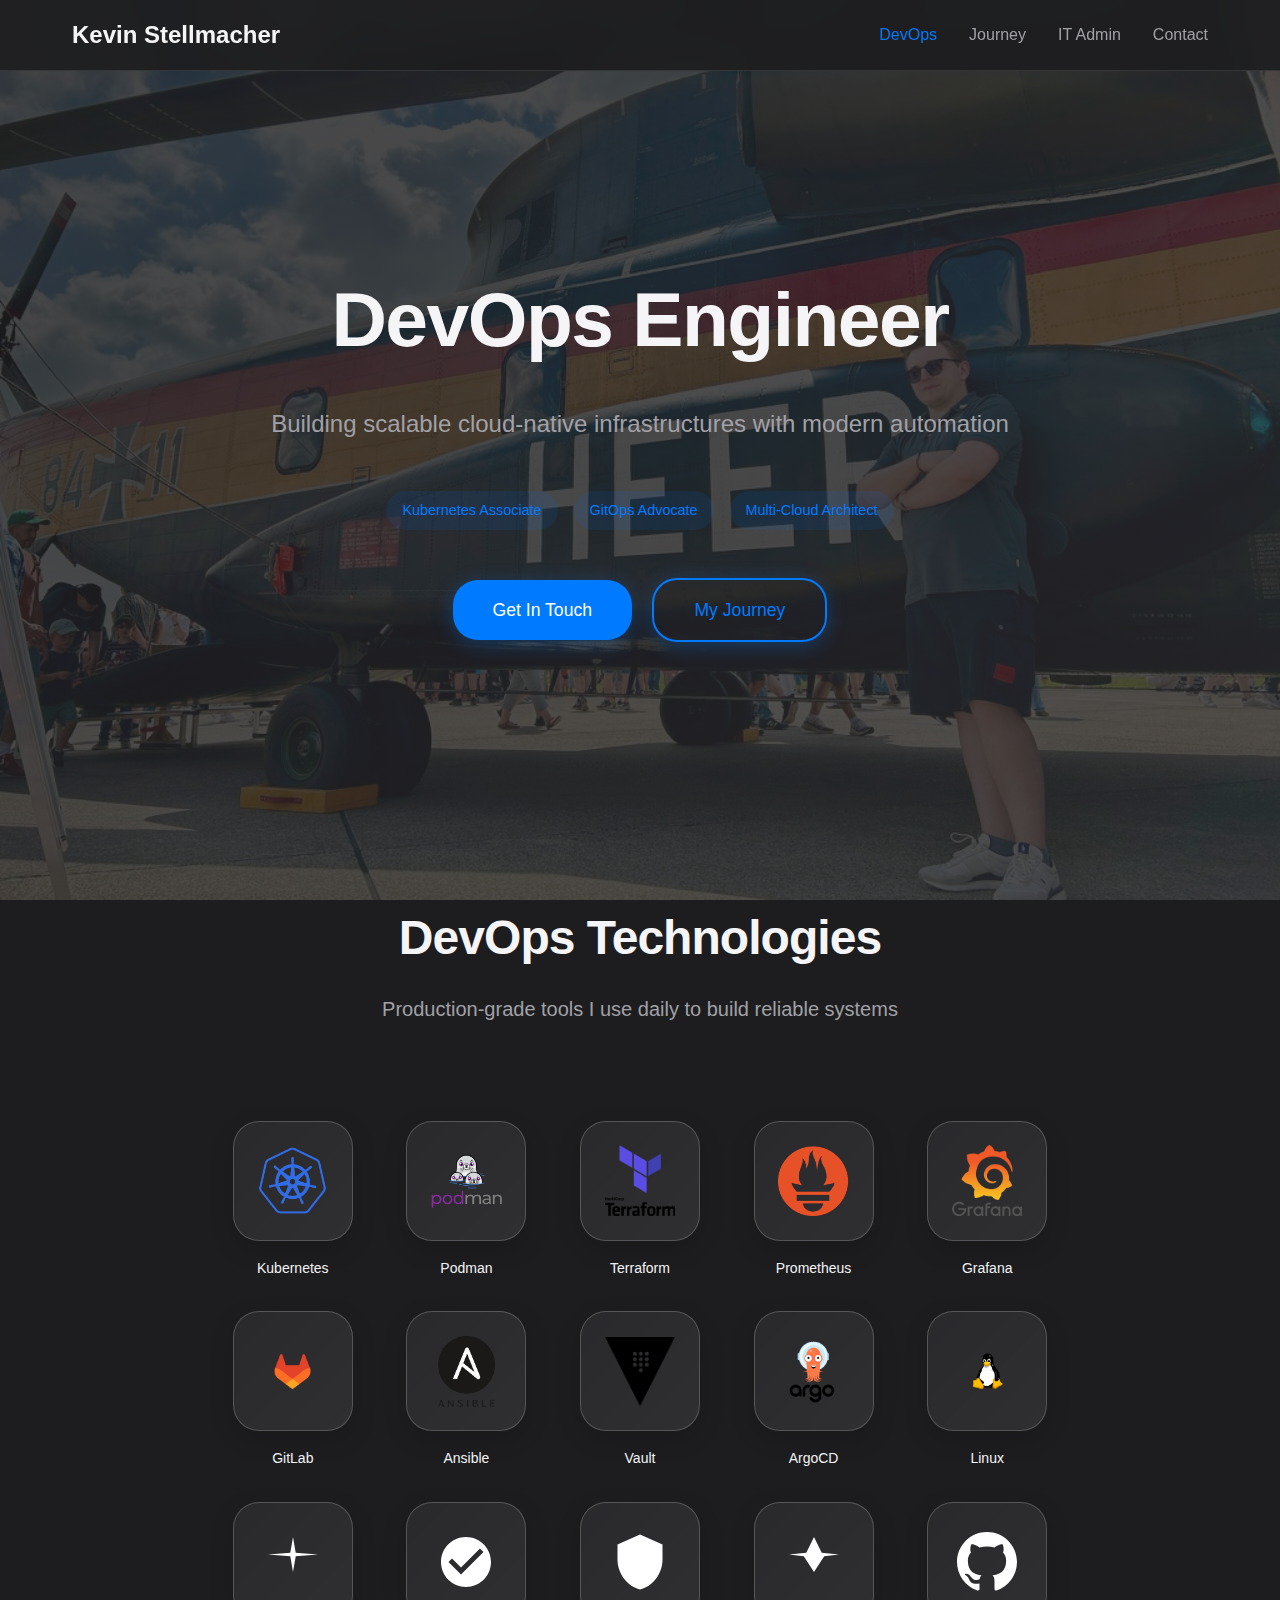
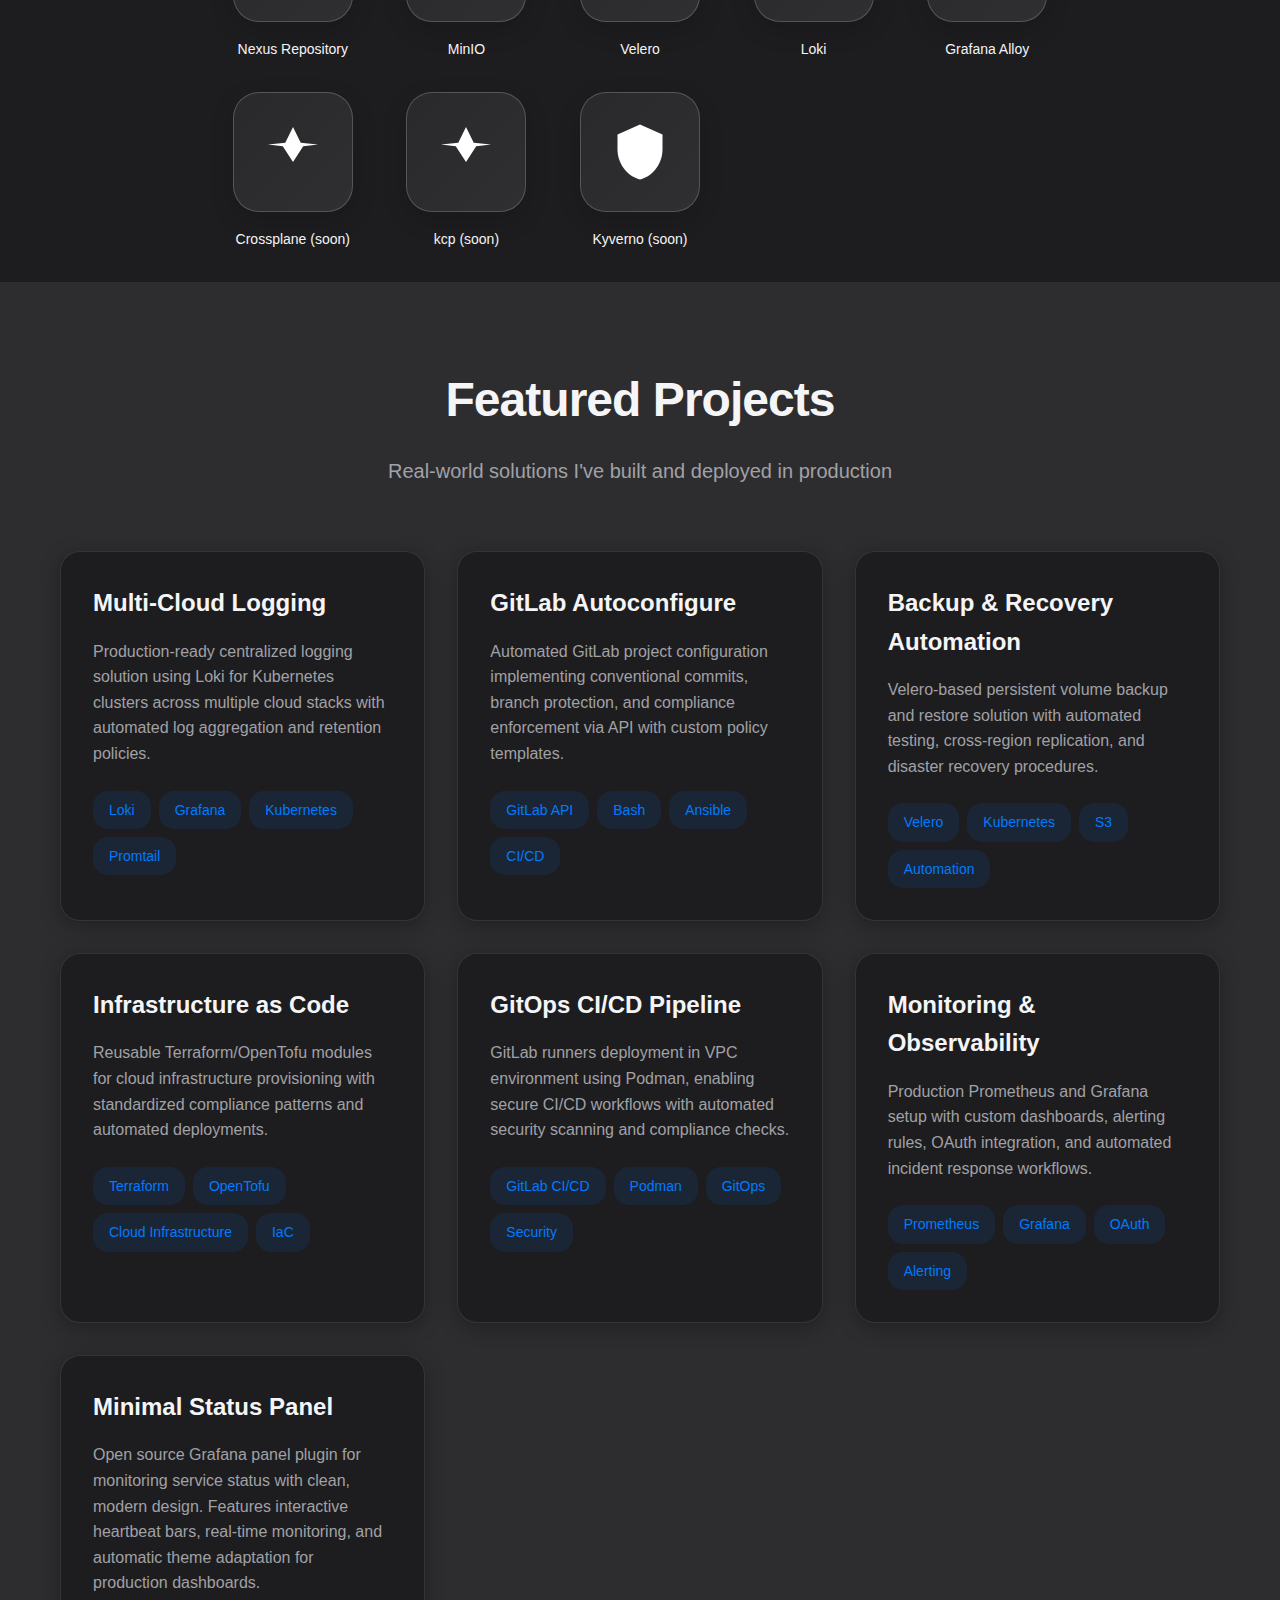
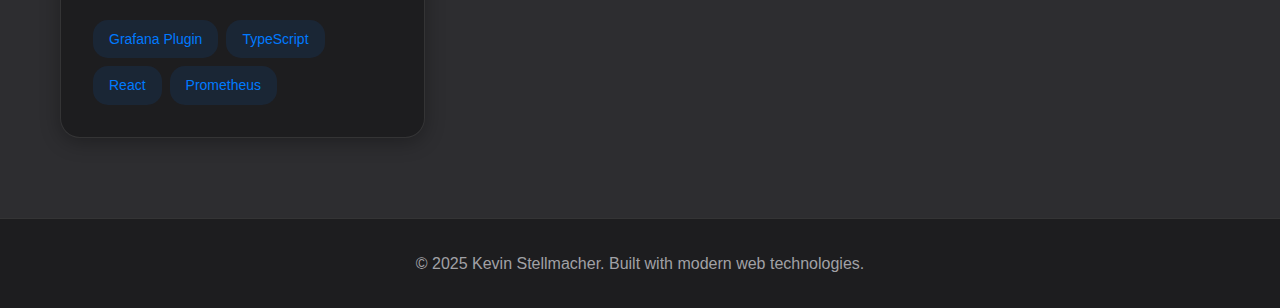
<file: index.html>
<!DOCTYPE html>
<html lang="en">
<head>
    <meta charset="UTF-8">
    <meta name="viewport" content="width=device-width, initial-scale=1.0">
    <title>Kevin Stellmacher - DevOps Engineer</title>
    <meta name="description" content="DevOps Engineer specializing in Kubernetes, cloud-native technologies, and infrastructure automation">
    <meta name="keywords" content="DevOps, Kubernetes, Cloud, Infrastructure, Automation, GitOps">
    
    <style>
        * {
            margin: 0;
            padding: 0;
            box-sizing: border-box;
        }

        body {
            font-family: -apple-system, BlinkMacSystemFont, 'SF Pro Display', 'Helvetica Neue', Arial, sans-serif;
            line-height: 1.6;
            color: #f5f5f7;
            background: #1d1d1f;
            overflow-x: hidden;
        }

        .container {
            max-width: 1200px;
            margin: 0 auto;
            padding: 0 20px;
        }

        /* Header */
        header {
            position: fixed;
            top: 0;
            width: 100%;
            background: rgba(29, 29, 31, 0.9);
            backdrop-filter: blur(20px);
            -webkit-backdrop-filter: blur(20px);
            z-index: 1000;
            border-bottom: 1px solid rgba(255, 255, 255, 0.1);
        }

        nav {
            display: flex;
            justify-content: space-between;
            align-items: center;
            padding: 1rem 2rem;
            max-width: 1200px;
            margin: 0 auto;
        }

        .logo {
            font-size: 1.5rem;
            font-weight: 600;
            color: #f5f5f7;
            text-decoration: none;
        }

        .nav-links {
            display: flex;
            list-style: none;
            gap: 2rem;
        }

        .nav-links a {
            color: #a1a1a6;
            text-decoration: none;
            font-weight: 400;
            transition: color 0.3s ease;
            position: relative;
        }

        .nav-links a:hover {
            color: #007aff;
        }

        .nav-links a.active {
            color: #007aff;
        }

        /* Hero Section */
        .hero {
            min-height: 100vh;
            display: flex;
            align-items: center;
            justify-content: center;
            text-align: center;
            background: linear-gradient(135deg, rgba(29, 29, 31, 0.8) 0%, rgba(45, 45, 48, 0.8) 100%), url('assets/images/profile/wall.jpeg');
            background-size: cover;
            background-position: center;
            background-attachment: fixed;
            padding-top: 80px;
        }

        .hero-content {
            max-width: 800px;
        }

        .hero h1 {
            font-size: clamp(3rem, 6vw, 5rem);
            font-weight: 700;
            margin-bottom: 1.5rem;
            color: #f5f5f7;
            letter-spacing: -0.02em;
        }

        .hero p {
            font-size: 1.5rem;
            color: #a1a1a6;
            margin-bottom: 3rem;
            font-weight: 400;
        }

        .hero-badges {
            display: flex;
            justify-content: center;
            gap: 1rem;
            margin-bottom: 3rem;
            flex-wrap: wrap;
        }

        .badge {
            background: rgba(0, 122, 255, 0.1);
            color: #007aff;
            padding: 0.5rem 1rem;
            border-radius: 20px;
            font-size: 0.9rem;
            font-weight: 500;
        }

        .cta-button {
            display: inline-block;
            padding: 1rem 2.5rem;
            background: #007aff;
            color: white;
            text-decoration: none;
            border-radius: 25px;
            font-weight: 500;
            font-size: 1.1rem;
            transition: all 0.3s ease;
            box-shadow: 0 4px 20px rgba(0, 122, 255, 0.3);
            margin: 0 0.5rem;
        }

        .cta-button:hover {
            transform: translateY(-2px);
            box-shadow: 0 8px 30px rgba(0, 122, 255, 0.4);
        }

        .cta-button.secondary {
            background: transparent;
            color: #007aff;
            border: 2px solid #007aff;
        }

        /* Sections */
        section {
            padding: 5rem 0;
        }

        .section-title {
            text-align: center;
            font-size: 3rem;
            font-weight: 700;
            margin-bottom: 1rem;
            color: #f5f5f7;
            letter-spacing: -0.02em;
        }

        .section-subtitle {
            text-align: center;
            font-size: 1.25rem;
            color: #a1a1a6;
            margin-bottom: 4rem;
            max-width: 600px;
            margin-left: auto;
            margin-right: auto;
        }

        /* Apps Grid */
        .apps-grid {
            display: grid;
            grid-template-columns: repeat(auto-fit, minmax(120px, 1fr));
            gap: 2rem;
            max-width: 900px;
            margin: 0 auto;
            padding: 2rem;
        }

        .app-icon {
            width: 120px;
            height: 120px;
            border-radius: 26px;
            display: flex;
            align-items: center;
            justify-content: center;
            margin: 0 auto 1rem;
            transition: all 0.3s cubic-bezier(0.25, 0.46, 0.45, 0.94);
            box-shadow: 0 8px 25px rgba(0, 0, 0, 0.15);
            cursor: pointer;
            position: relative;
            overflow: hidden;
        }

        .app-icon:hover {
            transform: translateY(-8px) scale(1.05);
            box-shadow: 0 15px 40px rgba(0, 0, 0, 0.2);
        }
        
        .app-icon img {
            max-width: 60%;
            max-height: 60%;
            object-fit: contain;
        }

        .app-label {
            text-align: center;
            font-size: 0.875rem;
            color: #f5f5f7;
            font-weight: 500;
        }

        /* App Icon Specific Styles */
        .kubernetes { background: linear-gradient(135deg, rgba(45, 45, 48, 0.8), rgba(60, 60, 63, 0.6)); backdrop-filter: blur(20px); -webkit-backdrop-filter: blur(20px); border: 1px solid rgba(255, 255, 255, 0.2); }
        .docker { background: linear-gradient(135deg, rgba(45, 45, 48, 0.8), rgba(60, 60, 63, 0.6)); backdrop-filter: blur(20px); -webkit-backdrop-filter: blur(20px); border: 1px solid rgba(255, 255, 255, 0.2); }
        .terraform { background: linear-gradient(135deg, rgba(45, 45, 48, 0.8), rgba(60, 60, 63, 0.6)); backdrop-filter: blur(20px); -webkit-backdrop-filter: blur(20px); border: 1px solid rgba(255, 255, 255, 0.2); }
        .prometheus { background: linear-gradient(135deg, rgba(45, 45, 48, 0.8), rgba(60, 60, 63, 0.6)); backdrop-filter: blur(20px); -webkit-backdrop-filter: blur(20px); border: 1px solid rgba(255, 255, 255, 0.2); }
        .grafana { background: linear-gradient(135deg, rgba(45, 45, 48, 0.8), rgba(60, 60, 63, 0.6)); backdrop-filter: blur(20px); -webkit-backdrop-filter: blur(20px); border: 1px solid rgba(255, 255, 255, 0.2); }
        .gitlab { background: linear-gradient(135deg, rgba(45, 45, 48, 0.8), rgba(60, 60, 63, 0.6)); backdrop-filter: blur(20px); -webkit-backdrop-filter: blur(20px); border: 1px solid rgba(255, 255, 255, 0.2); }
        .ansible { background: linear-gradient(135deg, rgba(45, 45, 48, 0.8), rgba(60, 60, 63, 0.6)); backdrop-filter: blur(20px); -webkit-backdrop-filter: blur(20px); border: 1px solid rgba(255, 255, 255, 0.2); }
        .vault { background: linear-gradient(135deg, rgba(45, 45, 48, 0.8), rgba(60, 60, 63, 0.6)); backdrop-filter: blur(20px); -webkit-backdrop-filter: blur(20px); border: 1px solid rgba(255, 255, 255, 0.2); }
        .argocd { background: linear-gradient(135deg, rgba(45, 45, 48, 0.8), rgba(60, 60, 63, 0.6)); backdrop-filter: blur(20px); -webkit-backdrop-filter: blur(20px); border: 1px solid rgba(255, 255, 255, 0.2); }
        .linux { background: linear-gradient(135deg, rgba(45, 45, 48, 0.8), rgba(60, 60, 63, 0.6)); backdrop-filter: blur(20px); -webkit-backdrop-filter: blur(20px); border: 1px solid rgba(255, 255, 255, 0.2); }
        .nexus { background: linear-gradient(135deg, rgba(45, 45, 48, 0.8), rgba(60, 60, 63, 0.6)); backdrop-filter: blur(20px); -webkit-backdrop-filter: blur(20px); border: 1px solid rgba(255, 255, 255, 0.2); }
        .minio { background: linear-gradient(135deg, rgba(45, 45, 48, 0.8), rgba(60, 60, 63, 0.6)); backdrop-filter: blur(20px); -webkit-backdrop-filter: blur(20px); border: 1px solid rgba(255, 255, 255, 0.2); }
        .velero { background: linear-gradient(135deg, rgba(45, 45, 48, 0.8), rgba(60, 60, 63, 0.6)); backdrop-filter: blur(20px); -webkit-backdrop-filter: blur(20px); border: 1px solid rgba(255, 255, 255, 0.2); }
        .loki { background: linear-gradient(135deg, rgba(45, 45, 48, 0.8), rgba(60, 60, 63, 0.6)); backdrop-filter: blur(20px); -webkit-backdrop-filter: blur(20px); border: 1px solid rgba(255, 255, 255, 0.2); }
        .alloy { background: linear-gradient(135deg, rgba(45, 45, 48, 0.8), rgba(60, 60, 63, 0.6)); backdrop-filter: blur(20px); -webkit-backdrop-filter: blur(20px); border: 1px solid rgba(255, 255, 255, 0.2); }
        .crossplane { background: linear-gradient(135deg, rgba(45, 45, 48, 0.8), rgba(60, 60, 63, 0.6)); backdrop-filter: blur(20px); -webkit-backdrop-filter: blur(20px); border: 1px solid rgba(255, 255, 255, 0.2); }
        .kcp { background: linear-gradient(135deg, rgba(45, 45, 48, 0.8), rgba(60, 60, 63, 0.6)); backdrop-filter: blur(20px); -webkit-backdrop-filter: blur(20px); border: 1px solid rgba(255, 255, 255, 0.2); }
        .kyverno { background: linear-gradient(135deg, rgba(45, 45, 48, 0.8), rgba(60, 60, 63, 0.6)); backdrop-filter: blur(20px); -webkit-backdrop-filter: blur(20px); border: 1px solid rgba(255, 255, 255, 0.2); }

        .app-icon svg {
            width: 60px;
            height: 60px;
            fill: white;
        }

        /* Projects */
        .projects {
            background: #2d2d30;
        }

        .projects-grid {
            display: grid;
            grid-template-columns: repeat(auto-fit, minmax(350px, 1fr));
            gap: 2rem;
        }

        .project-card {
            background: #1d1d1f;
            border-radius: 20px;
            padding: 2rem;
            box-shadow: 0 4px 20px rgba(0, 0, 0, 0.3);
            transition: all 0.3s ease;
            border: 1px solid rgba(255, 255, 255, 0.1);
        }

        .project-card:hover {
            transform: translateY(-5px);
            box-shadow: 0 15px 40px rgba(0, 0, 0, 0.4);
            background: #2d2d30;
        }

        .project-title {
            font-size: 1.5rem;
            font-weight: 600;
            color: #f5f5f7;
            margin-bottom: 1rem;
        }

        .project-description {
            color: #a1a1a6;
            margin-bottom: 1.5rem;
            line-height: 1.6;
        }

        .project-tech {
            display: flex;
            flex-wrap: wrap;
            gap: 0.5rem;
        }

        .tech-tag {
            background: rgba(0, 122, 255, 0.1);
            color: #007aff;
            padding: 0.5rem 1rem;
            border-radius: 15px;
            font-size: 0.875rem;
            font-weight: 500;
        }

        /* Footer */
        footer {
            background: #1d1d1f;
            padding: 2rem 0;
            text-align: center;
            color: #a1a1a6;
            border-top: 1px solid rgba(255, 255, 255, 0.1);
        }

        /* Responsive */
        @media (max-width: 768px) {
            .nav-links {
                display: none;
            }

            .hero h1 {
                font-size: 2.5rem;
            }

            .hero p {
                font-size: 1.25rem;
            }

            .apps-grid {
                grid-template-columns: repeat(auto-fit, minmax(100px, 1fr));
                gap: 1.5rem;
            }

            .app-icon {
                width: 100px;
                height: 100px;
            }
        }

        /* Animations */
        @keyframes fadeInUp {
            from {
                opacity: 0;
                transform: translateY(30px);
            }
            to {
                opacity: 1;
                transform: translateY(0);
            }
        }

        .fade-in {
            animation: fadeInUp 0.8s cubic-bezier(0.25, 0.46, 0.45, 0.94) forwards;
        }

        @keyframes iconLoad {
            from {
                opacity: 0;
                transform: scale(0.8);
            }
            to {
                opacity: 1;
                transform: scale(1);
            }
        }

        .app-icon {
            animation: iconLoad 0.6s cubic-bezier(0.25, 0.46, 0.45, 0.94) forwards;
        }

        .app-icon:nth-child(1) { animation-delay: 0.1s; }
        .app-icon:nth-child(2) { animation-delay: 0.2s; }
        .app-icon:nth-child(3) { animation-delay: 0.3s; }
        .app-icon:nth-child(4) { animation-delay: 0.4s; }
        .app-icon:nth-child(5) { animation-delay: 0.5s; }
        .app-icon:nth-child(6) { animation-delay: 0.6s; }
    </style>
</head>
<body>
    <header>
        <nav>
            <a href="/" class="logo">Kevin Stellmacher</a>
            <ul class="nav-links">
                <li><a href="https://perseus985.github.io/about-me/" class="active">DevOps</a></li>
                <li><a href="https://perseus985.github.io/about-me/journey.html">Journey</a></li>
                <li><a href="https://perseus985.github.io/about-me/it-admin.html">IT Admin</a></li>
                <li><a href="https://perseus985.github.io/about-me/contact.html">Contact</a></li>
            </ul>
        </nav>
    </header>

    <main>
        <section class="hero">
            <div class="hero-content">
                <h1>DevOps Engineer</h1>
                <p>Building scalable cloud-native infrastructures with modern automation</p>
                <div class="hero-badges">
                    <span class="badge">Kubernetes Associate</span>
                    <span class="badge">GitOps Advocate</span>
                    <span class="badge">Multi-Cloud Architect</span>
                </div>
                <a href="https://perseus985.github.io/about-me/contact.html" class="cta-button">Get In Touch</a>
                <a href="https://perseus985.github.io/about-me/journey.html" class="cta-button secondary">My Journey</a>
            </div>
        </section>

        <section class="container">
            <h2 class="section-title">DevOps Technologies</h2>
            <p class="section-subtitle">Production-grade tools I use daily to build reliable systems</p>
            
            <div class="apps-grid">
                <div class="app-container">
                    <div class="app-icon kubernetes">
                        <img src="assets/images/products/kubernetes.png" alt="Kubernetes Logo">
                    </div>
                    <div class="app-label">Kubernetes</div>
                </div>

                <div class="app-container">
                    <div class="app-icon docker">
                        <img src="assets/images/products/podman.png" alt="Podman Logo">
                    </div>
                    <div class="app-label">Podman</div>
                </div>

                <div class="app-container">
                    <div class="app-icon terraform">
                        <img src="assets/images/products/terraform.png" alt="Terraform Logo">
                    </div>
                    <div class="app-label">Terraform</div>
                </div>

                <div class="app-container">
                    <div class="app-icon prometheus">
                        <img src="assets/images/products/promethues-io.png" alt="Prometheus Logo">
                    </div>
                    <div class="app-label">Prometheus</div>
                </div>

                <div class="app-container">
                    <div class="app-icon grafana">
                        <img src="assets/images/products/grafana.png" alt="Grafana Logo">
                    </div>
                    <div class="app-label">Grafana</div>
                </div>

                <div class="app-container">
                    <div class="app-icon gitlab">
                        <img src="assets/images/products/gitlab.png" alt="GitLab Logo">
                    </div>
                    <div class="app-label">GitLab</div>
                </div>

                <div class="app-container">
                    <div class="app-icon ansible">
                        <img src="assets/images/products/ansible.png" alt="Ansible Logo">
                    </div>
                    <div class="app-label">Ansible</div>
                </div>

                <div class="app-container">
                    <div class="app-icon vault">
                        <img src="assets/images/products/vault.png" alt="Vault Logo">
                    </div>
                    <div class="app-label">Vault</div>
                </div>

                <div class="app-container">
                    <div class="app-icon argocd">
                        <img src="assets/images/products/argocd.png" alt="ArgoCD Logo">
                    </div>
                    <div class="app-label">ArgoCD</div>
                </div>

                <div class="app-container">
                    <div class="app-icon linux">
                        <img src="assets/images/products/linux.png" alt="Linux Logo">
                    </div>
                    <div class="app-label">Linux</div>
                </div>

                <div class="app-container">
                    <div class="app-icon nexus">
                        <svg viewBox="0 0 24 24">
                            <path d="M12 2L13.09 8.26L22 9L13.09 9.74L12 16L10.91 9.74L2 9L10.91 8.26L12 2Z"/>
                        </svg>
                    </div>
                    <div class="app-label">Nexus Repository</div>
                </div>

                <div class="app-container">
                    <div class="app-icon minio">
                        <svg viewBox="0 0 24 24">
                            <path d="M12 2C6.48 2 2 6.48 2 12s4.48 10 10 10 10-4.48 10-10S17.52 2 12 2zm-2 15l-5-5 1.41-1.41L10 14.17l7.59-7.59L19 8l-9 9z"/>
                        </svg>
                    </div>
                    <div class="app-label">MinIO</div>
                </div>

                <div class="app-container">
                    <div class="app-icon velero">
                        <svg viewBox="0 0 24 24">
                            <path d="M12 1L3 5v6c0 5.55 3.84 10.74 9 12 5.16-1.26 9-6.45 9-12V5l-9-4z"/>
                        </svg>
                    </div>
                    <div class="app-label">Velero</div>
                </div>

                <div class="app-container">
                    <div class="app-icon loki">
                        <svg viewBox="0 0 24 24">
                            <path d="M12 2l3.09 6.26L22 9l-5.91.74L12 16l-4.09-6.26L2 9l6.91-.74L12 2z"/>
                        </svg>
                    </div>
                    <div class="app-label">Loki</div>
                </div>

                <div class="app-container">
                    <div class="app-icon alloy">
                        <svg viewBox="0 0 24 24">
                            <path d="M12 0c-6.626 0-12 5.373-12 12 0 5.302 3.438 9.8 8.207 11.387.599.111.793-.261.793-.577v-2.234c-3.338.726-4.033-1.416-4.033-1.416-.546-1.387-1.333-1.756-1.333-1.756-1.089-.745.083-.729.083-.729 1.205.084 1.839 1.237 1.839 1.237 1.07 1.834 2.807 1.304 3.492.997.107-.775.418-1.305.762-1.604-2.665-.305-5.467-1.334-5.467-5.931 0-1.311.469-2.381 1.236-3.221-.124-.303-.535-1.524.117-3.176 0 0 1.008-.322 3.301 1.23.957-.266 1.983-.399 3.003-.404 1.02.005 2.047.138 3.006.404 2.291-1.552 3.297-1.23 3.297-1.23.653 1.653.242 2.874.118 3.176.77.84 1.235 1.911 1.235 3.221 0 4.609-2.807 5.624-5.479 5.921.43.372.823 1.102.823 2.222v3.293c0 .319.192.694.801.576 4.765-1.589 8.199-6.086 8.199-11.386 0-6.627-5.373-12-12-12z"/>
                        </svg>
                    </div>
                    <div class="app-label">Grafana Alloy</div>
                </div>

                <div class="app-container">
                    <div class="app-icon crossplane">
                        <svg viewBox="0 0 24 24">
                            <path d="M12 2l3.09 6.26L22 9l-5.91.74L12 16l-4.09-6.26L2 9l6.91-.74L12 2z"/>
                        </svg>
                    </div>
                    <div class="app-label">Crossplane (soon)</div>
                </div>

                <div class="app-container">
                    <div class="app-icon kcp">
                        <svg viewBox="0 0 24 24">
                            <path d="M12 2l3.09 6.26L22 9l-5.91.74L12 16l-4.09-6.26L2 9l6.91-.74L12 2z"/>
                        </svg>
                    </div>
                    <div class="app-label">kcp (soon)</div>
                </div>

                <div class="app-container">
                    <div class="app-icon kyverno">
                        <svg viewBox="0 0 24 24">
                            <path d="M12 1L3 5v6c0 5.55 3.84 10.74 9 12 5.16-1.26 9-6.45 9-12V5l-9-4z"/>
                        </svg>
                    </div>
                    <div class="app-label">Kyverno (soon)</div>
                </div>
            </div>
        </section>

        <section class="projects">
            <div class="container">
                <h2 class="section-title">Featured Projects</h2>
                <p class="section-subtitle">Real-world solutions I've built and deployed in production</p>
                
                <div class="projects-grid">
                    <div class="project-card">
                        <h3 class="project-title">Multi-Cloud Logging</h3>
                        <p class="project-description">Production-ready centralized logging solution using Loki for Kubernetes clusters across multiple cloud stacks with automated log aggregation and retention policies.</p>
                        <div class="project-tech">
                            <span class="tech-tag">Loki</span>
                            <span class="tech-tag">Grafana</span>
                            <span class="tech-tag">Kubernetes</span>
                            <span class="tech-tag">Promtail</span>
                        </div>
                    </div>

                    <div class="project-card">
                        <h3 class="project-title">GitLab Autoconfigure</h3>
                        <p class="project-description">Automated GitLab project configuration implementing conventional commits, branch protection, and compliance enforcement via API with custom policy templates.</p>
                        <div class="project-tech">
                            <span class="tech-tag">GitLab API</span>
                            <span class="tech-tag">Bash</span>
                            <span class="tech-tag">Ansible</span>
                            <span class="tech-tag">CI/CD</span>
                        </div>
                    </div>

                    <div class="project-card">
                        <h3 class="project-title">Backup & Recovery Automation</h3>
                        <p class="project-description">Velero-based persistent volume backup and restore solution with automated testing, cross-region replication, and disaster recovery procedures.</p>
                        <div class="project-tech">
                            <span class="tech-tag">Velero</span>
                            <span class="tech-tag">Kubernetes</span>
                            <span class="tech-tag">S3</span>
                            <span class="tech-tag">Automation</span>
                        </div>
                    </div>

                    <div class="project-card">
                        <h3 class="project-title">Infrastructure as Code</h3>
                        <p class="project-description">Reusable Terraform/OpenTofu modules for cloud infrastructure provisioning with standardized compliance patterns and automated deployments.</p>
                        <div class="project-tech">
                            <span class="tech-tag">Terraform</span>
                            <span class="tech-tag">OpenTofu</span>
                            <span class="tech-tag">Cloud Infrastructure</span>
                            <span class="tech-tag">IaC</span>
                        </div>
                    </div>

                    <div class="project-card">
                        <h3 class="project-title">GitOps CI/CD Pipeline</h3>
                        <p class="project-description">GitLab runners deployment in VPC environment using Podman, enabling secure CI/CD workflows with automated security scanning and compliance checks.</p>
                        <div class="project-tech">
                            <span class="tech-tag">GitLab CI/CD</span>
                            <span class="tech-tag">Podman</span>
                            <span class="tech-tag">GitOps</span>
                            <span class="tech-tag">Security</span>
                        </div>
                    </div>

                    <div class="project-card">
                        <h3 class="project-title">Monitoring & Observability</h3>
                        <p class="project-description">Production Prometheus and Grafana setup with custom dashboards, alerting rules, OAuth integration, and automated incident response workflows.</p>
                        <div class="project-tech">
                            <span class="tech-tag">Prometheus</span>
                            <span class="tech-tag">Grafana</span>
                            <span class="tech-tag">OAuth</span>
                            <span class="tech-tag">Alerting</span>
                        </div>
                    </div>

                    <div class="project-card">
                        <h3 class="project-title">Minimal Status Panel</h3>
                        <p class="project-description">Open source Grafana panel plugin for monitoring service status with clean, modern design. Features interactive heartbeat bars, real-time monitoring, and automatic theme adaptation for production dashboards.</p>
                        <div class="project-tech">
                            <span class="tech-tag">Grafana Plugin</span>
                            <span class="tech-tag">TypeScript</span>
                            <span class="tech-tag">React</span>
                            <span class="tech-tag">Prometheus</span>
                        </div>
                    </div>
                </div>
            </div>
        </section>
    </main>

    <footer>
        <div class="container">
            <p>&copy; 2025 Kevin Stellmacher. Built with modern web technologies.</p>
        </div>
    </footer>

    <script>
        // Intersection Observer for animations
        const observerOptions = {
            threshold: 0.1,
            rootMargin: '0px 0px -50px 0px'
        };

        const observer = new IntersectionObserver(function(entries) {
            entries.forEach(entry => {
                if (entry.isIntersecting) {
                    entry.target.classList.add('fade-in');
                }
            });
        }, observerOptions);

        // Observe elements for animations
        document.querySelectorAll('.project-card').forEach(el => {
            observer.observe(el);
        });
    </script>
</body>
</html>
</file>
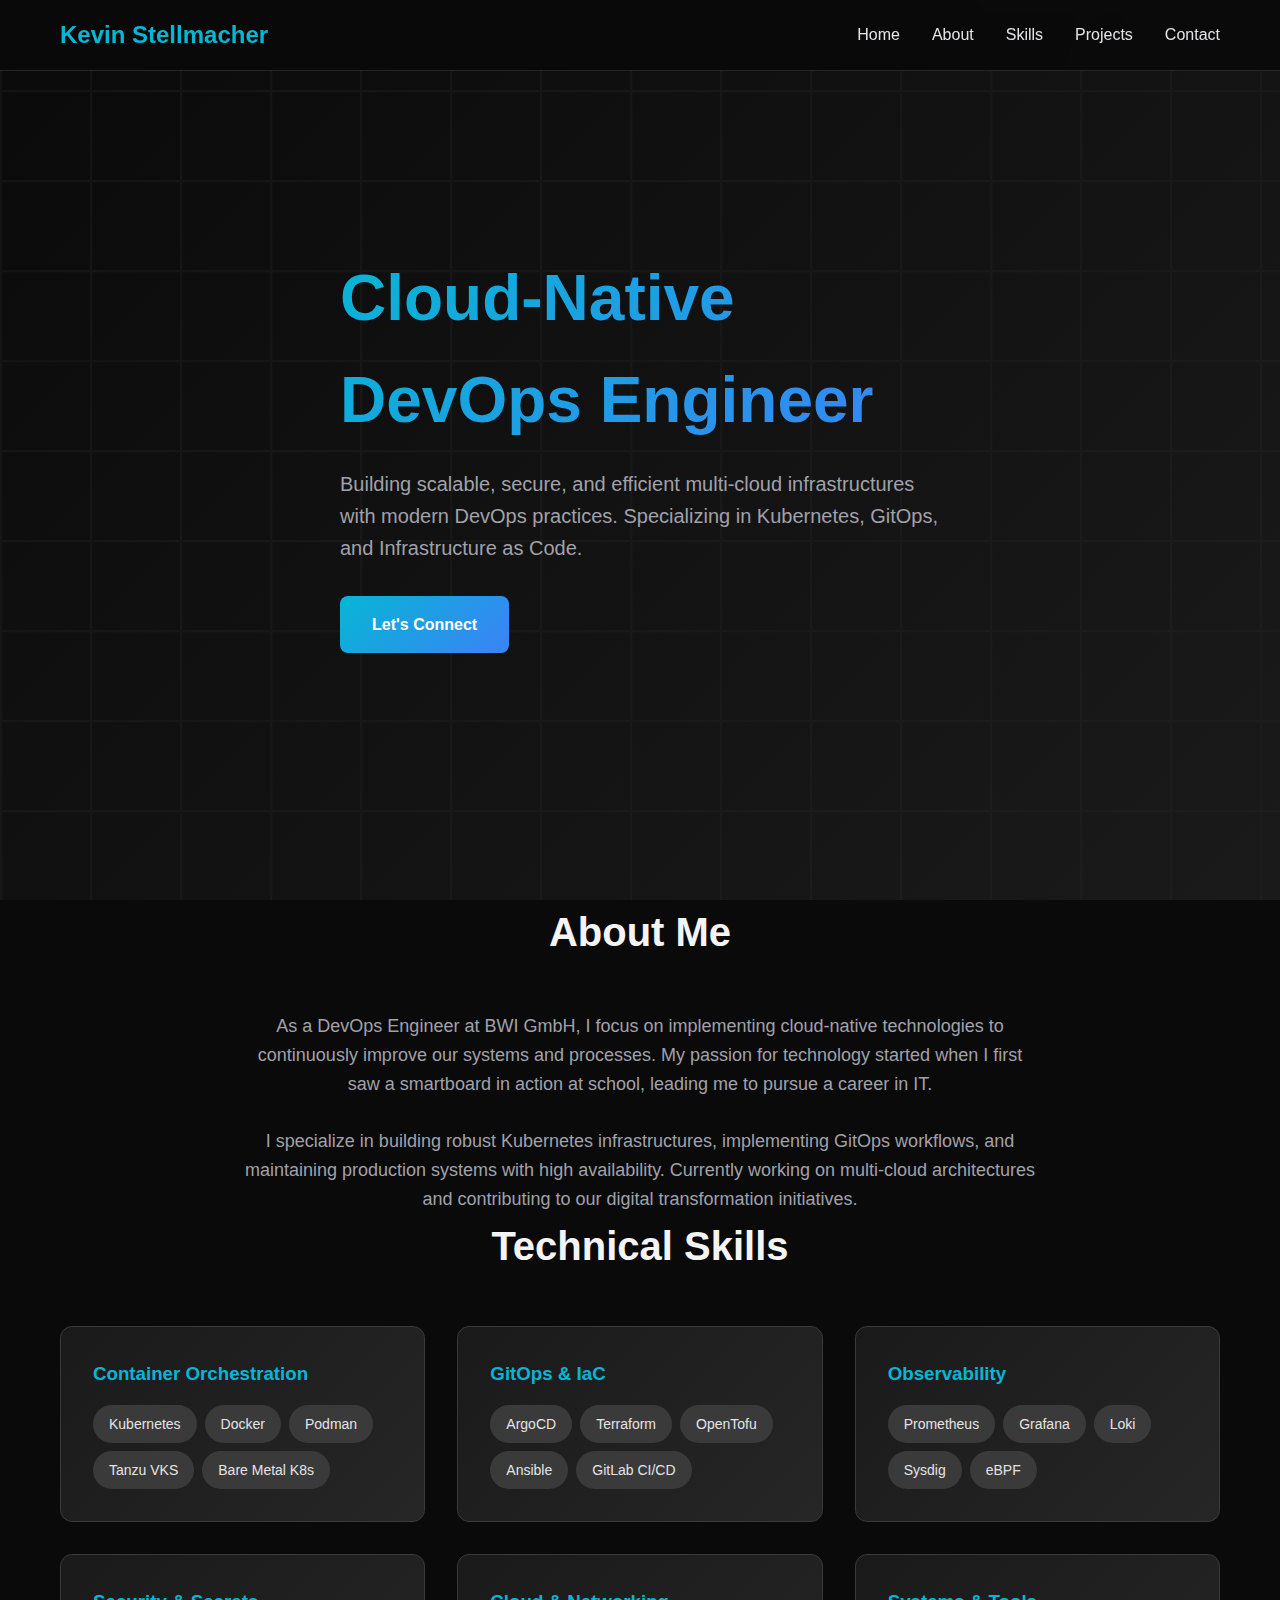
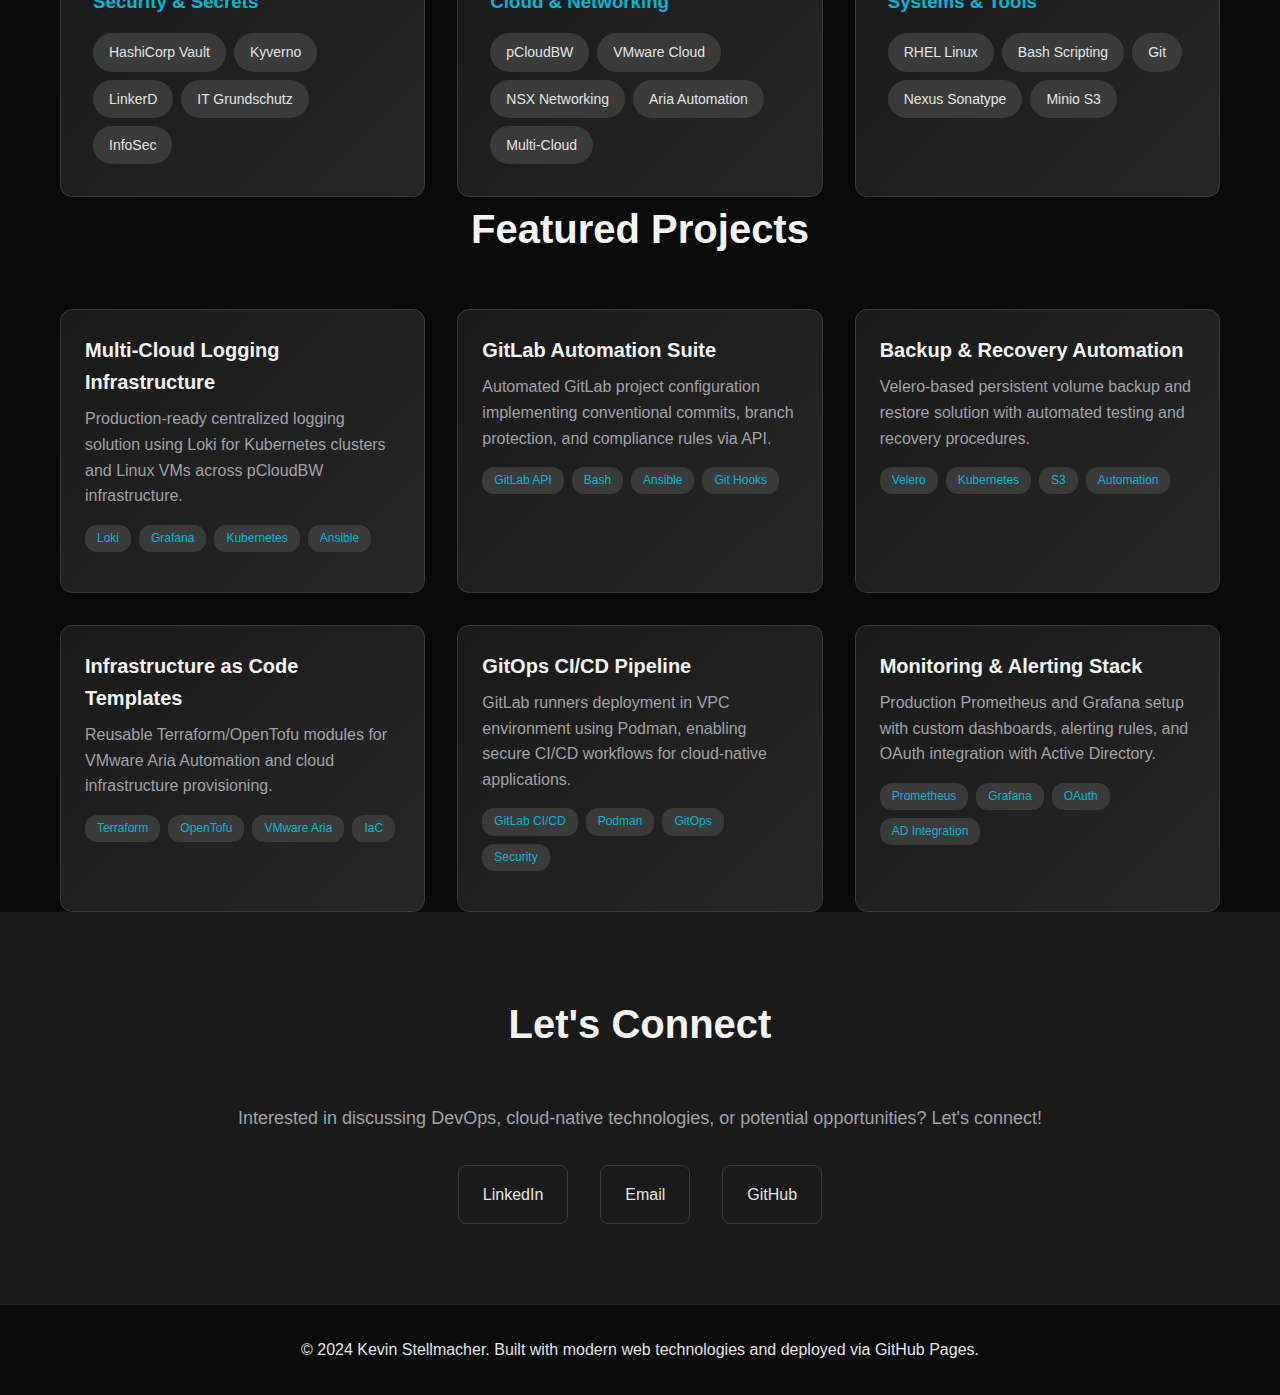
<file: docs/index.html>
<!DOCTYPE html>
<html lang="en">
<head>
    <meta charset="UTF-8">
    <meta name="viewport" content="width=device-width, initial-scale=1.0">
    <title>Kevin Stellmacher - DevOps Engineer</title>
    
    <style>
        * {
            margin: 0;
            padding: 0;
            box-sizing: border-box;
        }

        body {
            font-family: 'Inter', -apple-system, BlinkMacSystemFont, 'Segoe UI', Roboto, sans-serif;
            line-height: 1.6;
            color: #e4e4e7;
            background: #0a0a0a;
            overflow-x: hidden;
        }

        .container {
            max-width: 1200px;
            margin: 0 auto;
            padding: 0 20px;
        }

        /* Header */
        header {
            position: fixed;
            top: 0;
            width: 100%;
            background: rgba(10, 10, 10, 0.95);
            backdrop-filter: blur(10px);
            z-index: 1000;
            padding: 1rem 0;
            border-bottom: 1px solid #27272a;
        }

        nav {
            display: flex;
            justify-content: space-between;
            align-items: center;
        }

        .logo {
            font-size: 1.5rem;
            font-weight: 700;
            color: #06b6d4;
        }

        .nav-links {
            display: flex;
            list-style: none;
            gap: 2rem;
        }

        .nav-links a {
            color: #e4e4e7;
            text-decoration: none;
            transition: color 0.3s ease;
        }

        .nav-links a:hover {
            color: #06b6d4;
        }

        /* Hero Section */
        .hero {
            min-height: 100vh;
            display: flex;
            align-items: center;
            background: linear-gradient(135deg, #0a0a0a 0%, #1a1a1a 100%);
            position: relative;
            overflow: hidden;
        }

        .hero::before {
            content: '';
            position: absolute;
            width: 100%;
            height: 100%;
            background: url('data:image/svg+xml,<svg xmlns="http://www.w3.org/2000/svg" viewBox="0 0 100 100"><defs><pattern id="grid" width="10" height="10" patternUnits="userSpaceOnUse"><path d="M 10 0 L 0 0 0 10" fill="none" stroke="%23262626" stroke-width="0.5"/></pattern></defs><rect width="100" height="100" fill="url(%23grid)"/></svg>');
            opacity: 0.3;
        }

        .hero-content {
            position: relative;
            z-index: 2;
            max-width: 600px;
        }

        .hero h1 {
            font-size: clamp(2.5rem, 5vw, 4rem);
            margin-bottom: 1rem;
            background: linear-gradient(135deg, #06b6d4, #3b82f6);
            -webkit-background-clip: text;
            -webkit-text-fill-color: transparent;
            background-clip: text;
        }

        .hero p {
            font-size: 1.25rem;
            margin-bottom: 2rem;
            color: #a1a1aa;
        }

        .cta-button {
            display: inline-block;
            padding: 1rem 2rem;
            background: linear-gradient(135deg, #06b6d4, #3b82f6);
            color: white;
            text-decoration: none;
            border-radius: 8px;
            font-weight: 600;
            transition: transform 0.3s ease, box-shadow 0.3s ease;
        }

        .cta-button:hover {
            transform: translateY(-2px);
            box-shadow: 0 10px 25px rgba(6, 182, 212, 0.3);
        }

        /* Sections */
        section {
            padding: 5rem 0;
        }

        .section-title {
            text-align: center;
            font-size: 2.5rem;
            margin-bottom: 3rem;
            color: #f4f4f5;
        }

        /* Skills */
        .skills-grid {
            display: grid;
            grid-template-columns: repeat(auto-fit, minmax(300px, 1fr));
            gap: 2rem;
            margin-top: 3rem;
        }

        .skill-category {
            background: linear-gradient(135deg, #1a1a1a, #262626);
            padding: 2rem;
            border-radius: 12px;
            border: 1px solid #3a3a3a;
            transition: transform 0.3s ease, border-color 0.3s ease;
        }

        .skill-category:hover {
            transform: translateY(-5px);
            border-color: #06b6d4;
        }

        .skill-category h3 {
            color: #06b6d4;
            margin-bottom: 1rem;
        }

        .skills-list {
            display: flex;
            flex-wrap: wrap;
            gap: 0.5rem;
        }

        .skill-tag {
            background: #3a3a3a;
            color: #e4e4e7;
            padding: 0.5rem 1rem;
            border-radius: 20px;
            font-size: 0.875rem;
            transition: all 0.3s ease;
        }

        .skill-tag:hover {
            background: #06b6d4;
            color: white;
        }

        /* Projects */
        .projects-grid {
            display: grid;
            grid-template-columns: repeat(auto-fit, minmax(350px, 1fr));
            gap: 2rem;
            margin-top: 3rem;
        }

        .project-card {
            background: linear-gradient(135deg, #1a1a1a, #262626);
            border-radius: 12px;
            overflow: hidden;
            border: 1px solid #3a3a3a;
            transition: all 0.3s ease;
        }

        .project-card:hover {
            transform: translateY(-5px);
            border-color: #06b6d4;
            box-shadow: 0 20px 40px rgba(6, 182, 212, 0.1);
        }

        .project-content {
            padding: 1.5rem;
        }

        .project-title {
            color: #f4f4f5;
            font-size: 1.25rem;
            margin-bottom: 0.5rem;
        }

        .project-description {
            color: #a1a1aa;
            margin-bottom: 1rem;
        }

        .project-tech {
            display: flex;
            flex-wrap: wrap;
            gap: 0.5rem;
            margin-bottom: 1rem;
        }

        .tech-tag {
            background: #3a3a3a;
            color: #06b6d4;
            padding: 0.25rem 0.75rem;
            border-radius: 12px;
            font-size: 0.75rem;
        }

        /* Contact */
        .contact {
            background: #1a1a1a;
            text-align: center;
        }

        .contact-links {
            display: flex;
            justify-content: center;
            gap: 2rem;
            margin-top: 2rem;
        }

        .contact-link {
            display: flex;
            align-items: center;
            gap: 0.5rem;
            color: #e4e4e7;
            text-decoration: none;
            padding: 1rem 1.5rem;
            border: 1px solid #3a3a3a;
            border-radius: 8px;
            transition: all 0.3s ease;
        }

        .contact-link:hover {
            border-color: #06b6d4;
            color: #06b6d4;
        }

        /* Footer */
        footer {
            background: #0a0a0a;
            padding: 2rem 0;
            text-align: center;
            border-top: 1px solid #27272a;
        }

        /* Responsive */
        @media (max-width: 768px) {
            .nav-links {
                display: none;
            }

            .hero {
                text-align: center;
                padding: 2rem 0;
            }

            .contact-links {
                flex-direction: column;
                align-items: center;
            }
        }

        /* Animations */
        @keyframes fadeInUp {
            from {
                opacity: 0;
                transform: translateY(30px);
            }
            to {
                opacity: 1;
                transform: translateY(0);
            }
        }

        .fade-in {
            animation: fadeInUp 0.6s ease forwards;
        }
    </style>
</head>
<body>
    <header>
        <nav class="container">
            <div class="logo">Kevin Stellmacher</div>
            <ul class="nav-links">
                <li><a href="#home">Home</a></li>
                <li><a href="#about">About</a></li>
                <li><a href="#skills">Skills</a></li>
                <li><a href="#projects">Projects</a></li>
                <li><a href="#contact">Contact</a></li>
            </ul>
        </nav>
    </header>

    <main>
        <section id="home" class="hero">
            <div class="container">
                <div class="hero-content fade-in">
                    <h1>Cloud-Native DevOps Engineer</h1>
                    <p>Building scalable, secure, and efficient multi-cloud infrastructures with modern DevOps practices. Specializing in Kubernetes, GitOps, and Infrastructure as Code.</p>
                    <a href="#contact" class="cta-button">Let's Connect</a>
                </div>
            </div>
        </section>

        <section id="about" class="container">
            <h2 class="section-title">About Me</h2>
            <div style="max-width: 800px; margin: 0 auto; text-align: center; color: #a1a1aa; font-size: 1.125rem;">
                <p>As a DevOps Engineer at BWI GmbH, I focus on implementing cloud-native technologies to continuously improve our systems and processes. My passion for technology started when I first saw a smartboard in action at school, leading me to pursue a career in IT.</p>
                <br>
                <p>I specialize in building robust Kubernetes infrastructures, implementing GitOps workflows, and maintaining production systems with high availability. Currently working on multi-cloud architectures and contributing to our digital transformation initiatives.</p>
            </div>
        </section>

        <section id="skills" class="container">
            <h2 class="section-title">Technical Skills</h2>
            <div class="skills-grid">
                <div class="skill-category fade-in">
                    <h3>Container Orchestration</h3>
                    <div class="skills-list">
                        <span class="skill-tag">Kubernetes</span>
                        <span class="skill-tag">Docker</span>
                        <span class="skill-tag">Podman</span>
                        <span class="skill-tag">Tanzu VKS</span>
                        <span class="skill-tag">Bare Metal K8s</span>
                    </div>
                </div>

                <div class="skill-category fade-in">
                    <h3>GitOps & IaC</h3>
                    <div class="skills-list">
                        <span class="skill-tag">ArgoCD</span>
                        <span class="skill-tag">Terraform</span>
                        <span class="skill-tag">OpenTofu</span>
                        <span class="skill-tag">Ansible</span>
                        <span class="skill-tag">GitLab CI/CD</span>
                    </div>
                </div>

                <div class="skill-category fade-in">
                    <h3>Observability</h3>
                    <div class="skills-list">
                        <span class="skill-tag">Prometheus</span>
                        <span class="skill-tag">Grafana</span>
                        <span class="skill-tag">Loki</span>
                        <span class="skill-tag">Sysdig</span>
                        <span class="skill-tag">eBPF</span>
                    </div>
                </div>

                <div class="skill-category fade-in">
                    <h3>Security & Secrets</h3>
                    <div class="skills-list">
                        <span class="skill-tag">HashiCorp Vault</span>
                        <span class="skill-tag">Kyverno</span>
                        <span class="skill-tag">LinkerD</span>
                        <span class="skill-tag">IT Grundschutz</span>
                        <span class="skill-tag">InfoSec</span>
                    </div>
                </div>

                <div class="skill-category fade-in">
                    <h3>Cloud & Networking</h3>
                    <div class="skills-list">
                        <span class="skill-tag">pCloudBW</span>
                        <span class="skill-tag">VMware Cloud</span>
                        <span class="skill-tag">NSX Networking</span>
                        <span class="skill-tag">Aria Automation</span>
                        <span class="skill-tag">Multi-Cloud</span>
                    </div>
                </div>

                <div class="skill-category fade-in">
                    <h3>Systems & Tools</h3>
                    <div class="skills-list">
                        <span class="skill-tag">RHEL Linux</span>
                        <span class="skill-tag">Bash Scripting</span>
                        <span class="skill-tag">Git</span>
                        <span class="skill-tag">Nexus Sonatype</span>
                        <span class="skill-tag">Minio S3</span>
                    </div>
                </div>
            </div>
        </section>

        <section id="projects" class="container">
            <h2 class="section-title">Featured Projects</h2>
            <div class="projects-grid">
                <div class="project-card fade-in">
                    <div class="project-content">
                        <h3 class="project-title">Multi-Cloud Logging Infrastructure</h3>
                        <p class="project-description">Production-ready centralized logging solution using Loki for Kubernetes clusters and Linux VMs across pCloudBW infrastructure.</p>
                        <div class="project-tech">
                            <span class="tech-tag">Loki</span>
                            <span class="tech-tag">Grafana</span>
                            <span class="tech-tag">Kubernetes</span>
                            <span class="tech-tag">Ansible</span>
                        </div>
                    </div>
                </div>

                <div class="project-card fade-in">
                    <div class="project-content">
                        <h3 class="project-title">GitLab Automation Suite</h3>
                        <p class="project-description">Automated GitLab project configuration implementing conventional commits, branch protection, and compliance rules via API.</p>
                        <div class="project-tech">
                            <span class="tech-tag">GitLab API</span>
                            <span class="tech-tag">Bash</span>
                            <span class="tech-tag">Ansible</span>
                            <span class="tech-tag">Git Hooks</span>
                        </div>
                    </div>
                </div>

                <div class="project-card fade-in">
                    <div class="project-content">
                        <h3 class="project-title">Backup & Recovery Automation</h3>
                        <p class="project-description">Velero-based persistent volume backup and restore solution with automated testing and recovery procedures.</p>
                        <div class="project-tech">
                            <span class="tech-tag">Velero</span>
                            <span class="tech-tag">Kubernetes</span>
                            <span class="tech-tag">S3</span>
                            <span class="tech-tag">Automation</span>
                        </div>
                    </div>
                </div>

                <div class="project-card fade-in">
                    <div class="project-content">
                        <h3 class="project-title">Infrastructure as Code Templates</h3>
                        <p class="project-description">Reusable Terraform/OpenTofu modules for VMware Aria Automation and cloud infrastructure provisioning.</p>
                        <div class="project-tech">
                            <span class="tech-tag">Terraform</span>
                            <span class="tech-tag">OpenTofu</span>
                            <span class="tech-tag">VMware Aria</span>
                            <span class="tech-tag">IaC</span>
                        </div>
                    </div>
                </div>

                <div class="project-card fade-in">
                    <div class="project-content">
                        <h3 class="project-title">GitOps CI/CD Pipeline</h3>
                        <p class="project-description">GitLab runners deployment in VPC environment using Podman, enabling secure CI/CD workflows for cloud-native applications.</p>
                        <div class="project-tech">
                            <span class="tech-tag">GitLab CI/CD</span>
                            <span class="tech-tag">Podman</span>
                            <span class="tech-tag">GitOps</span>
                            <span class="tech-tag">Security</span>
                        </div>
                    </div>
                </div>

                <div class="project-card fade-in">
                    <div class="project-content">
                        <h3 class="project-title">Monitoring & Alerting Stack</h3>
                        <p class="project-description">Production Prometheus and Grafana setup with custom dashboards, alerting rules, and OAuth integration with Active Directory.</p>
                        <div class="project-tech">
                            <span class="tech-tag">Prometheus</span>
                            <span class="tech-tag">Grafana</span>
                            <span class="tech-tag">OAuth</span>
                            <span class="tech-tag">AD Integration</span>
                        </div>
                    </div>
                </div>
            </div>
        </section>

        <section id="contact" class="contact">
            <div class="container">
                <h2 class="section-title">Let's Connect</h2>
                <p style="color: #a1a1aa; font-size: 1.125rem; margin-bottom: 2rem;">
                    Interested in discussing DevOps, cloud-native technologies, or potential opportunities? Let's connect!
                </p>
                <div class="contact-links">
                    <a href="https://linkedin.com/in/kevin-stellmacher-627072263" class="contact-link" target="_blank">
                        <span>LinkedIn</span>
                    </a>
                    <a href="mailto:your-email@example.com" class="contact-link">
                        <span>Email</span>
                    </a>
                    <a href="https://github.com/your-username" class="contact-link" target="_blank">
                        <span>GitHub</span>
                    </a>
                </div>
            </div>
        </section>
    </main>

    <footer>
        <div class="container">
            <p>&copy; 2024 Kevin Stellmacher. Built with modern web technologies and deployed via GitHub Pages.</p>
        </div>
    </footer>

    <script>
        // Smooth scrolling for navigation links
        document.querySelectorAll('a[href^="#"]').forEach(anchor => {
            anchor.addEventListener('click', function (e) {
                e.preventDefault();
                const target = document.querySelector(this.getAttribute('href'));
                target.scrollIntoView({
                    behavior: 'smooth',
                    block: 'start'
                });
            });
        });

        // Intersection Observer for animations
        const observerOptions = {
            threshold: 0.1,
            rootMargin: '0px 0px -50px 0px'
        };

        const observer = new IntersectionObserver(function(entries) {
            entries.forEach(entry => {
                if (entry.isIntersecting) {
                    entry.target.classList.add('fade-in');
                }
            });
        }, observerOptions);

        // Observe all animatable elements
        document.querySelectorAll('.skill-category, .project-card').forEach(el => {
            observer.observe(el);
        });

        // Add active nav link highlighting
        window.addEventListener('scroll', () => {
            const sections = document.querySelectorAll('section[id]');
            const navLinks = document.querySelectorAll('.nav-links a');
            
            let current = '';
            sections.forEach(section => {
                const sectionTop = section.offsetTop - 100;
                const sectionHeight = section.clientHeight;
                if (window.scrollY >= sectionTop && window.scrollY < sectionTop + sectionHeight) {
                    current = section.getAttribute('id');
                }
            });

            navLinks.forEach(link => {
                link.style.color = '#e4e4e7';
                if (link.getAttribute('href') === `#${current}`) {
                    link.style.color = '#06b6d4';
                }
            });
        });
    </script>
</body>
</html>
</file>
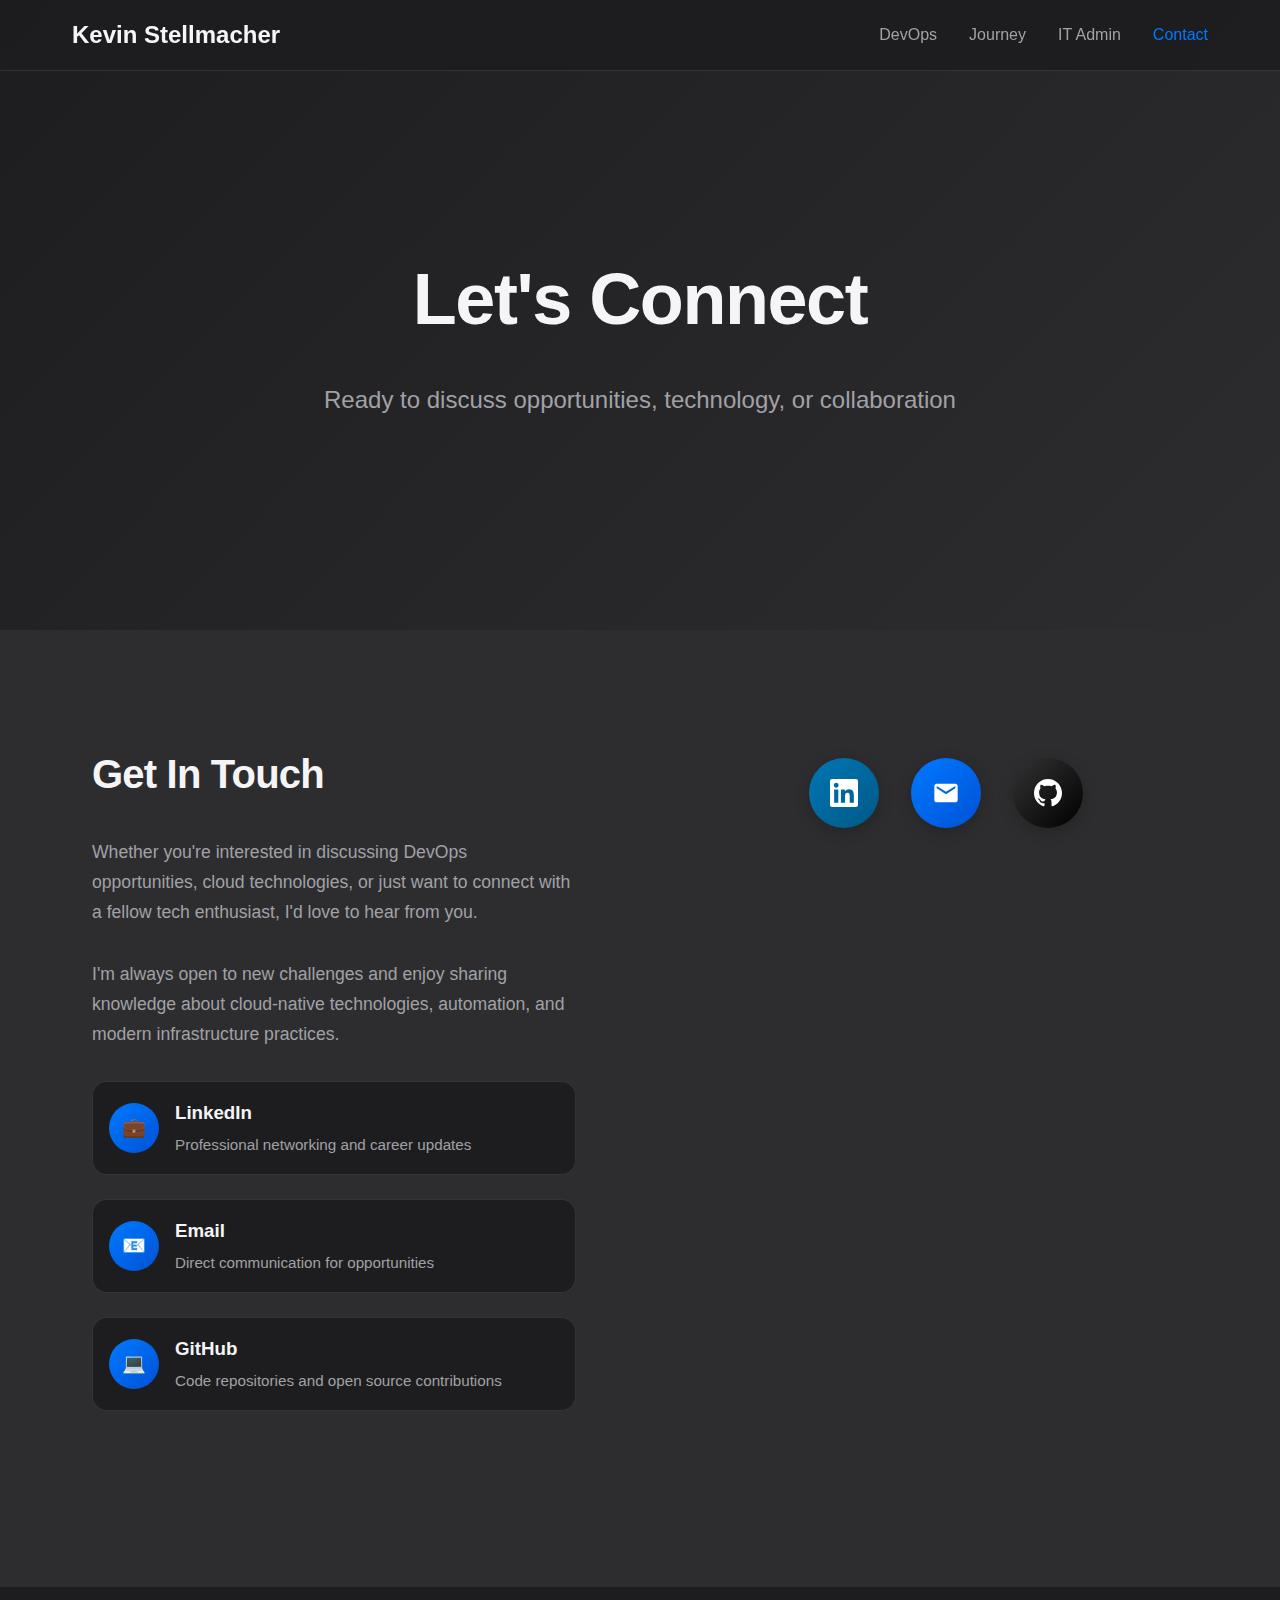
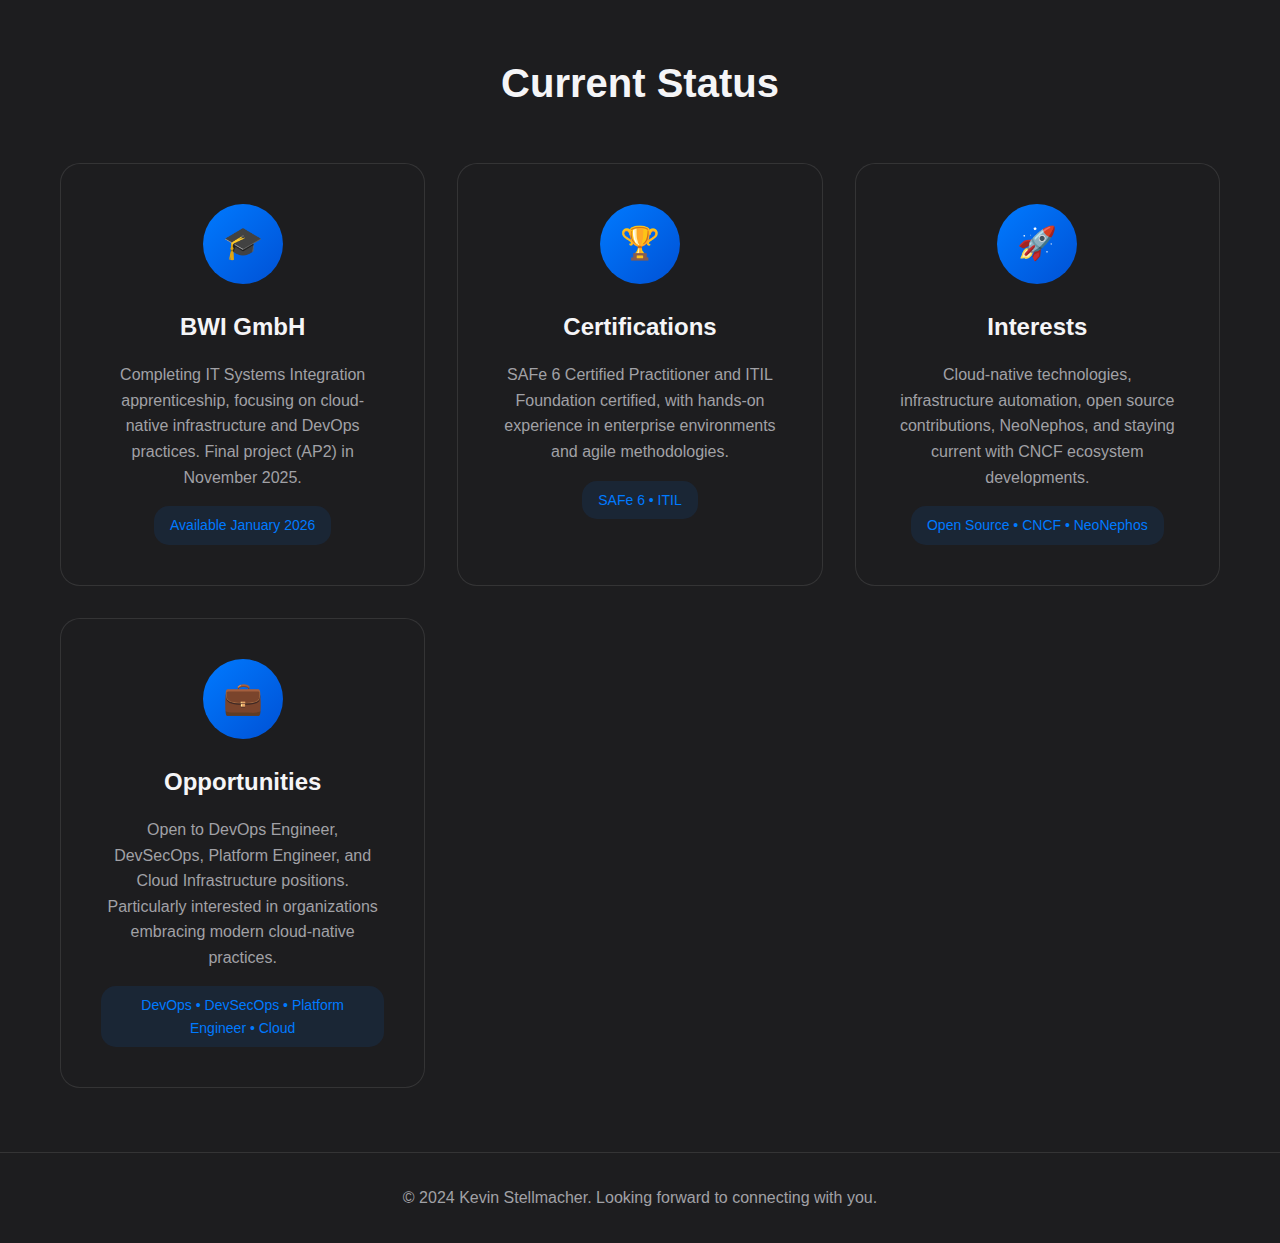
<file: contact.html>
<!DOCTYPE html>
<html lang="en">
<head>
    <meta charset="UTF-8">
    <meta name="viewport" content="width=device-width, initial-scale=1.0">
    <title>Contact - Kevin Stellmacher</title>
    <meta name="description" content="Get in touch with Kevin Stellmacher - DevOps Engineer and IT Administration specialist">
    <meta name="keywords" content="Contact, DevOps Engineer, IT Administration, Career Opportunities">
    
    <style>
        * {
            margin: 0;
            padding: 0;
            box-sizing: border-box;
        }

        body {
            font-family: -apple-system, BlinkMacSystemFont, 'SF Pro Display', 'Helvetica Neue', Arial, sans-serif;
            line-height: 1.6;
            color: #f5f5f7;
            background: #1d1d1f;
            overflow-x: hidden;
        }

        .container {
            max-width: 1200px;
            margin: 0 auto;
            padding: 0 20px;
        }

        /* Header */
        header {
            position: fixed;
            top: 0;
            width: 100%;
            background: rgba(29, 29, 31, 0.9);
            backdrop-filter: blur(20px);
            -webkit-backdrop-filter: blur(20px);
            z-index: 1000;
            border-bottom: 1px solid rgba(255, 255, 255, 0.1);
        }

        nav {
            display: flex;
            justify-content: space-between;
            align-items: center;
            padding: 1rem 2rem;
            max-width: 1200px;
            margin: 0 auto;
        }

        .logo {
            font-size: 1.5rem;
            font-weight: 600;
            color: #f5f5f7;
            text-decoration: none;
        }

        .nav-links {
            display: flex;
            list-style: none;
            gap: 2rem;
        }

        .nav-links a {
            color: #a1a1a6;
            text-decoration: none;
            font-weight: 400;
            transition: color 0.3s ease;
        }

        .nav-links a:hover {
            color: #007aff;
        }

        .nav-links a.active {
            color: #007aff;
        }

        /* Hero Section */
        .hero {
            min-height: 70vh;
            display: flex;
            align-items: center;
            justify-content: center;
            text-align: center;
            background: linear-gradient(135deg, #1d1d1f 0%, #2d2d30 100%);
            padding-top: 80px;
        }

        .hero-content {
            max-width: 800px;
        }

        .hero h1 {
            font-size: clamp(3rem, 6vw, 4.5rem);
            font-weight: 700;
            margin-bottom: 1.5rem;
            color: #f5f5f7;
            letter-spacing: -0.02em;
        }

        .hero p {
            font-size: 1.5rem;
            color: #a1a1a6;
            margin-bottom: 3rem;
            font-weight: 400;
        }

        /* Contact Section */
        .contact-main {
            background: #2d2d30;
            padding: 5rem 0;
        }

        .contact-grid {
            display: grid;
            grid-template-columns: 1fr 1fr;
            gap: 4rem;
            margin-bottom: 4rem;
        }

        .contact-info {
            padding: 2rem;
        }

        .contact-info h2 {
            font-size: 2.5rem;
            font-weight: 700;
            color: #f5f5f7;
            margin-bottom: 2rem;
            letter-spacing: -0.02em;
        }

        .contact-info p {
            color: #a1a1a6;
            font-size: 1.1rem;
            margin-bottom: 2rem;
            line-height: 1.7;
        }

        .contact-methods {
            display: flex;
            flex-direction: column;
            gap: 1.5rem;
        }

        .contact-method {
            display: flex;
            align-items: center;
            gap: 1rem;
            padding: 1rem;
            background: #1d1d1f;
            border-radius: 15px;
            transition: all 0.3s ease;
            text-decoration: none;
            color: inherit;
            border: 1px solid rgba(255, 255, 255, 0.1);
        }

        .contact-method:hover {
            background: rgba(0, 122, 255, 0.2);
            transform: translateX(5px);
        }

        .contact-icon {
            width: 50px;
            height: 50px;
            background: linear-gradient(135deg, #007aff, #0051d5);
            border-radius: 50%;
            display: flex;
            align-items: center;
            justify-content: center;
            color: white;
            font-size: 1.2rem;
        }

        .contact-details h3 {
            font-weight: 600;
            color: #f5f5f7;
            margin-bottom: 0.25rem;
        }

        .contact-details p {
            color: #a1a1a6;
            font-size: 0.95rem;
            margin: 0;
        }

        /* Social Links */
        .social-links {
            display: flex;
            justify-content: center;
            gap: 2rem;
            margin: 3rem 0;
        }

        .social-link {
            display: flex;
            align-items: center;
            justify-content: center;
            width: 70px;
            height: 70px;
            color: white;
            text-decoration: none;
            border-radius: 50%;
            transition: all 0.3s ease;
            box-shadow: 0 4px 15px rgba(0, 0, 0, 0.2);
        }

        .social-link:hover {
            transform: translateY(-5px);
            box-shadow: 0 8px 25px rgba(0, 0, 0, 0.3);
        }

        .linkedin { background: linear-gradient(135deg, #0077b5, #005885); }
        .email { background: linear-gradient(135deg, #007aff, #0051d5); }
        .github { background: linear-gradient(135deg, #333, #000); }

        /* Status Cards */
        .status-section {
            padding: 4rem 0;
        }

        .status-grid {
            display: grid;
            grid-template-columns: repeat(auto-fit, minmax(300px, 1fr));
            gap: 2rem;
        }

        .status-card {
            background: #1d1d1f;
            border-radius: 20px;
            padding: 2.5rem;
            text-align: center;
            transition: all 0.3s ease;
            border: 1px solid rgba(255, 255, 255, 0.1);
        }

        .status-card:hover {
            transform: translateY(-5px);
            background: #2d2d30;
            box-shadow: 0 15px 40px rgba(0, 0, 0, 0.4);
        }

        .status-icon {
            width: 80px;
            height: 80px;
            background: linear-gradient(135deg, #007aff, #0051d5);
            border-radius: 50%;
            display: flex;
            align-items: center;
            justify-content: center;
            margin: 0 auto 1.5rem;
            font-size: 2rem;
            color: white;
        }

        .status-title {
            font-size: 1.5rem;
            font-weight: 600;
            color: #f5f5f7;
            margin-bottom: 1rem;
        }

        .status-description {
            color: #a1a1a6;
            line-height: 1.6;
            margin-bottom: 1rem;
        }

        .status-tag {
            background: rgba(0, 122, 255, 0.1);
            color: #007aff;
            padding: 0.5rem 1rem;
            border-radius: 15px;
            font-size: 0.875rem;
            font-weight: 500;
            display: inline-block;
        }

        /* Availability Calendar */
        .availability {
            background: #2d2d30;
            padding: 4rem 0;
        }

        .availability-content {
            text-align: center;
            max-width: 600px;
            margin: 0 auto;
        }

        .availability h2 {
            font-size: 2.5rem;
            font-weight: 700;
            color: #f5f5f7;
            margin-bottom: 1rem;
        }

        .availability p {
            color: #a1a1a6;
            font-size: 1.1rem;
            margin-bottom: 2rem;
        }

        .response-time {
            background: rgba(0, 122, 255, 0.1);
            padding: 1.5rem;
            border-radius: 15px;
            margin: 2rem 0;
        }

        .response-time h3 {
            color: #007aff;
            font-weight: 600;
            margin-bottom: 0.5rem;
        }

        .response-time p {
            color: #a1a1a6;
            margin: 0;
        }

        /* Footer */
        footer {
            background: #1d1d1f;
            padding: 2rem 0;
            text-align: center;
            color: #a1a1a6;
            border-top: 1px solid rgba(255, 255, 255, 0.1);
        }

        /* Responsive */
        @media (max-width: 768px) {
            .nav-links {
                display: none;
            }

            .contact-grid {
                grid-template-columns: 1fr;
                gap: 2rem;
            }

            .social-links {
                flex-wrap: wrap;
                gap: 1rem;
            }

            .social-link {
                width: 60px;
                height: 60px;
            }
        }

        /* Animations */
        @keyframes fadeInUp {
            from {
                opacity: 0;
                transform: translateY(30px);
            }
            to {
                opacity: 1;
                transform: translateY(0);
            }
        }

        .fade-in {
            animation: fadeInUp 0.8s cubic-bezier(0.25, 0.46, 0.45, 0.94) forwards;
        }

        @keyframes pulse {
            0%, 100% { transform: scale(1); }
            50% { transform: scale(1.05); }
        }

        .status-icon {
            animation: pulse 3s ease-in-out infinite;
        }
    </style>
</head>
<body>
    <header>
        <nav>
            <a href="/" class="logo">Kevin Stellmacher</a>
            <ul class="nav-links">
                <li><a href="https://perseus985.github.io/about-me/">DevOps</a></li>
                <li><a href="https://perseus985.github.io/about-me/journey.html">Journey</a></li>
                <li><a href="https://perseus985.github.io/about-me/it-admin.html">IT Admin</a></li>
                <li><a href="https://perseus985.github.io/about-me/contact.html" class="active">Contact</a></li>
            </ul>
        </nav>
    </header>

    <main>
        <section class="hero">
            <div class="hero-content">
                <h1>Let's Connect</h1>
                <p>Ready to discuss opportunities, technology, or collaboration</p>
            </div>
        </section>

        <section class="contact-main">
            <div class="container">
                <div class="contact-grid">
                    <div class="contact-info">
                        <h2>Get In Touch</h2>
                        <p>
                            Whether you're interested in discussing DevOps opportunities, cloud technologies, or just want to connect with a fellow tech enthusiast, I'd love to hear from you.
                        </p>
                        <p>
                            I'm always open to new challenges and enjoy sharing knowledge about cloud-native technologies, automation, and modern infrastructure practices.
                        </p>

                        <div class="contact-methods">
                            <a href="https://linkedin.com/in/kevin-stellmacher-627072263" class="contact-method" target="_blank">
                                <div class="contact-icon">💼</div>
                                <div class="contact-details">
                                    <h3>LinkedIn</h3>
                                    <p>Professional networking and career updates</p>
                                </div>
                            </a>

                            <a href="mailto:dev@stellmacher.xyz" class="contact-method">
                                <div class="contact-icon">📧</div>
                                <div class="contact-details">
                                    <h3>Email</h3>
                                    <p>Direct communication for opportunities</p>
                                </div>
                            </a>

                            <a href="https://github.com/perseus985" class="contact-method" target="_blank">
                                <div class="contact-icon">💻</div>
                                <div class="contact-details">
                                    <h3>GitHub</h3>
                                    <p>Code repositories and open source contributions</p>
                                </div>
                            </a>
                        </div>
                    </div>

                    <div class="contact-visual">
                        <div class="social-links">
                            <a href="https://linkedin.com/in/kevin-stellmacher-627072263" class="social-link linkedin" target="_blank" title="LinkedIn">
                                <svg width="28" height="28" viewBox="0 0 24 24" fill="currentColor">
                                    <path d="M20.447 20.452h-3.554v-5.569c0-1.328-.027-3.037-1.852-3.037-1.853 0-2.136 1.445-2.136 2.939v5.667H9.351V9h3.414v1.561h.046c.477-.9 1.637-1.85 3.37-1.85 3.601 0 4.267 2.37 4.267 5.455v6.286zM5.337 7.433c-1.144 0-2.063-.926-2.063-2.065 0-1.138.92-2.063 2.063-2.063 1.14 0 2.064.925 2.064 2.063 0 1.139-.925 2.065-2.064 2.065zm1.782 13.019H3.555V9h3.564v11.452zM22.225 0H1.771C.792 0 0 .774 0 1.729v20.542C0 23.227.792 24 1.771 24h20.451C23.2 24 24 23.227 24 22.271V1.729C24 .774 23.2 0 22.222 0h.003z"/>
                                </svg>
                            </a>
                            <a href="mailto:dev@stellmacher.xyz" class="social-link email" title="Email">
                                <svg width="28" height="28" viewBox="0 0 24 24" fill="currentColor">
                                    <path d="M20 4H4c-1.1 0-1.99.9-1.99 2L2 18c0 1.1.9 2 2 2h16c1.1 0 2-.9 2-2V6c0-1.1-.9-2-2-2zm0 4l-8 5-8-5V6l8 5 8-5v2z"/>
                                </svg>
                            </a>
                            <a href="https://github.com/perseus985" class="social-link github" target="_blank" title="GitHub">
                                <svg width="28" height="28" viewBox="0 0 24 24" fill="currentColor">
                                    <path d="M12 0c-6.626 0-12 5.373-12 12 0 5.302 3.438 9.8 8.207 11.387.599.111.793-.261.793-.577v-2.234c-3.338.726-4.033-1.416-4.033-1.416-.546-1.387-1.333-1.756-1.333-1.756-1.089-.745.083-.729.083-.729 1.205.084 1.839 1.237 1.839 1.237 1.07 1.834 2.807 1.304 3.492.997.107-.775.418-1.305.762-1.604-2.665-.305-5.467-1.334-5.467-5.931 0-1.311.469-2.381 1.236-3.221-.124-.303-.535-1.524.117-3.176 0 0 1.008-.322 3.301 1.23.957-.266 1.983-.399 3.003-.404 1.02.005 2.047.138 3.006.404 2.291-1.552 3.297-1.23 3.297-1.23.653 1.653.242 2.874.118 3.176.77.84 1.235 1.911 1.235 3.221 0 4.609-2.807 5.624-5.479 5.921.43.372.823 1.102.823 2.222v3.293c0 .319.192.694.801.576 4.765-1.589 8.199-6.086 8.199-11.386 0-6.627-5.373-12-12-12z"/>
                                </svg>
                            </a>
                        </div>
                    </div>
                </div>
            </div>
        </section>

        <section class="status-section">
            <div class="container">
                <h2 style="text-align: center; font-size: 2.5rem; font-weight: 700; margin-bottom: 3rem; color: #f5f5f7;">Current Status</h2>
                
                <div class="status-grid">
                    <div class="status-card">
                        <div class="status-icon">🎓</div>
                        <h3 class="status-title">BWI GmbH</h3>
                        <p class="status-description">
                            Completing IT Systems Integration apprenticeship, focusing on cloud-native infrastructure and DevOps practices. Final project (AP2) in November 2025.
                        </p>
                        <span class="status-tag">Available January 2026</span>
                    </div>

                    <div class="status-card">
                        <div class="status-icon">🏆</div>
                        <h3 class="status-title">Certifications</h3>
                        <p class="status-description">
                            SAFe 6 Certified Practitioner and ITIL Foundation certified, with hands-on experience in enterprise environments and agile methodologies.
                        </p>
                        <span class="status-tag">SAFe 6 • ITIL</span>
                    </div>

                    <div class="status-card">
                        <div class="status-icon">🚀</div>
                        <h3 class="status-title">Interests</h3>
                        <p class="status-description">
                            Cloud-native technologies, infrastructure automation, open source contributions, NeoNephos, and staying current with CNCF ecosystem developments.
                        </p>
                        <span class="status-tag">Open Source • CNCF • NeoNephos</span>
                    </div>

                    <div class="status-card">
                        <div class="status-icon">💼</div>
                        <h3 class="status-title">Opportunities</h3>
                        <p class="status-description">
                            Open to DevOps Engineer, DevSecOps, Platform Engineer, and Cloud Infrastructure positions. Particularly interested in organizations embracing modern cloud-native practices.
                        </p>
                        <span class="status-tag">DevOps • DevSecOps • Platform Engineer • Cloud</span>
                    </div>
                </div>
            </div>
        </section>

    </main>

    <footer>
        <div class="container">
            <p>&copy; 2024 Kevin Stellmacher. Looking forward to connecting with you.</p>
        </div>
    </footer>

    <script>
        // Intersection Observer for animations
        const observerOptions = {
            threshold: 0.1,
            rootMargin: '0px 0px -50px 0px'
        };

        const observer = new IntersectionObserver(function(entries) {
            entries.forEach(entry => {
                if (entry.isIntersecting) {
                    entry.target.classList.add('fade-in');
                }
            });
        }, observerOptions);

        // Observe elements for animations
        document.querySelectorAll('.status-card, .contact-method').forEach(el => {
            observer.observe(el);
        });

        // Add click tracking for contact methods (optional analytics)
        document.querySelectorAll('.contact-method, .social-link').forEach(link => {
            link.addEventListener('click', function() {
                const method = this.querySelector('h3')?.textContent || this.title || 'Unknown';
                console.log(`Contact method clicked: ${method}`);
                // You can add analytics tracking here if needed
            });
        });
    </script>
</body>
</html>
</file>
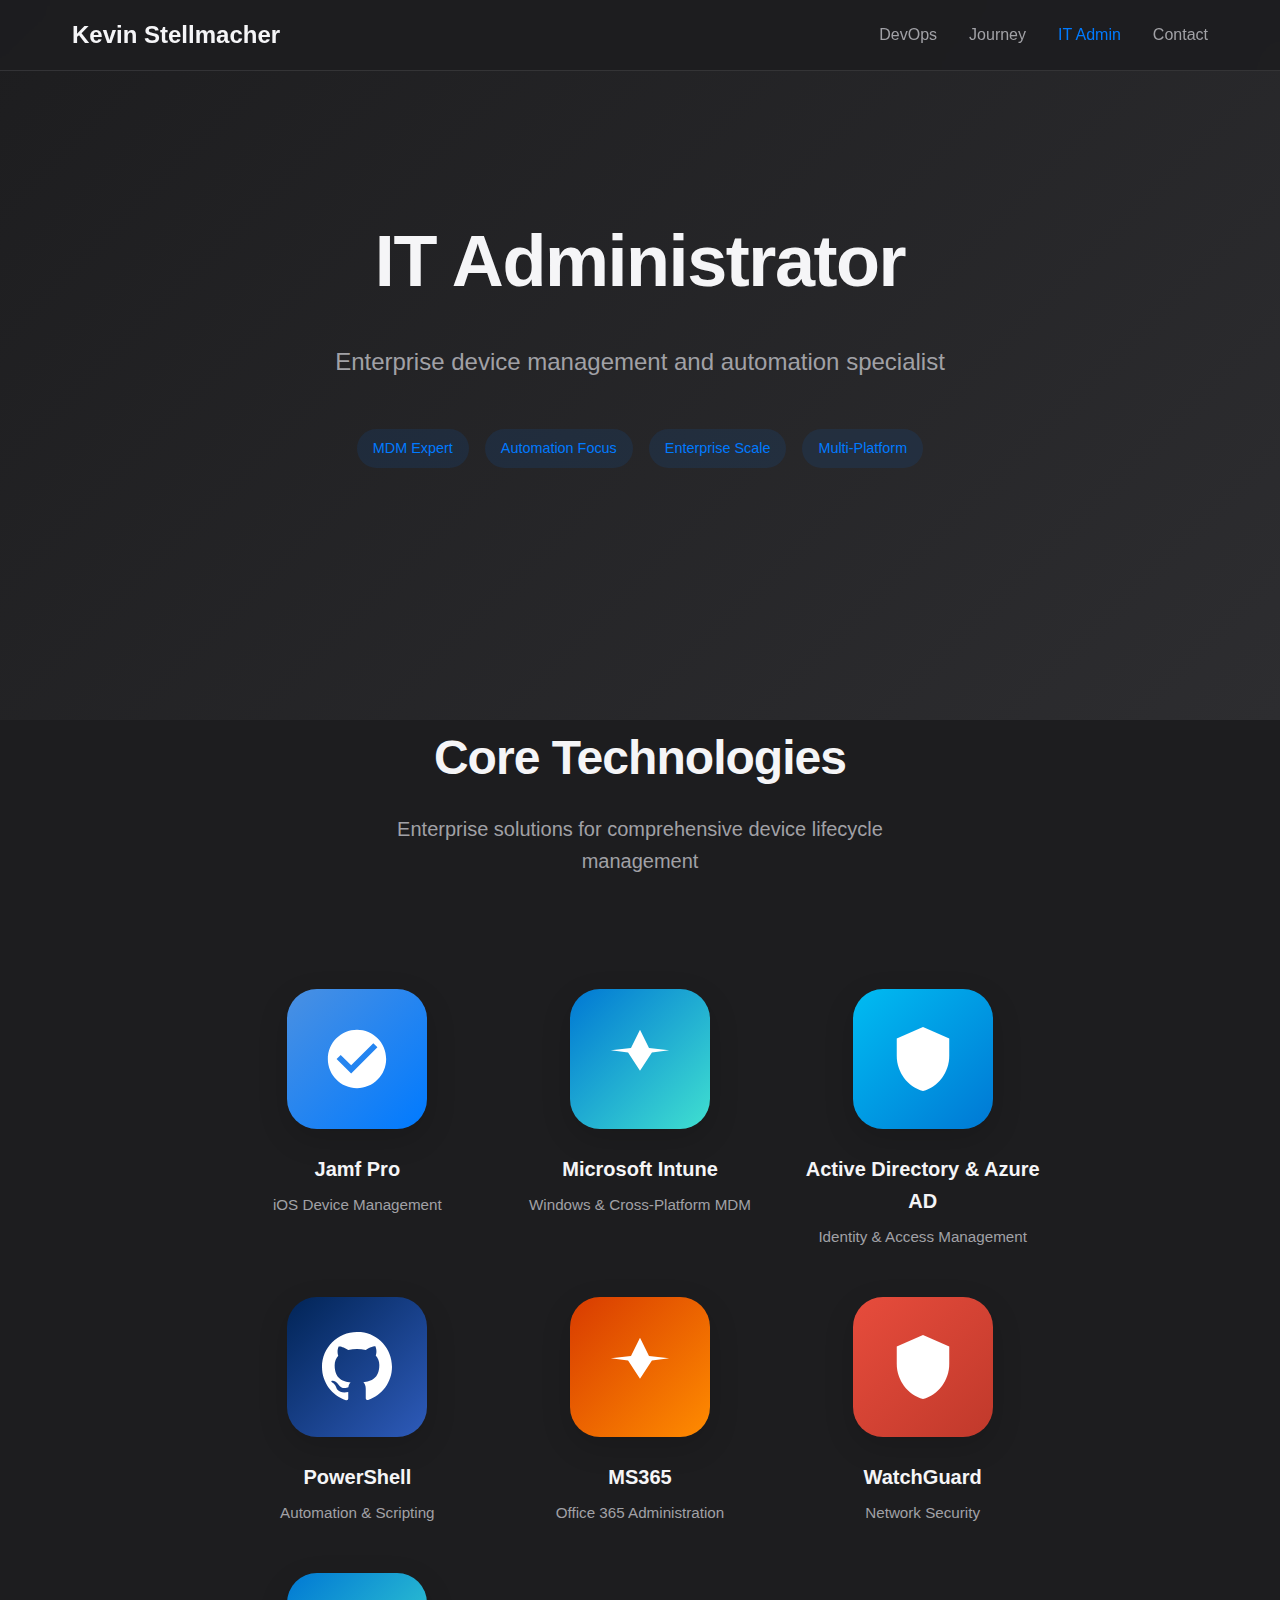
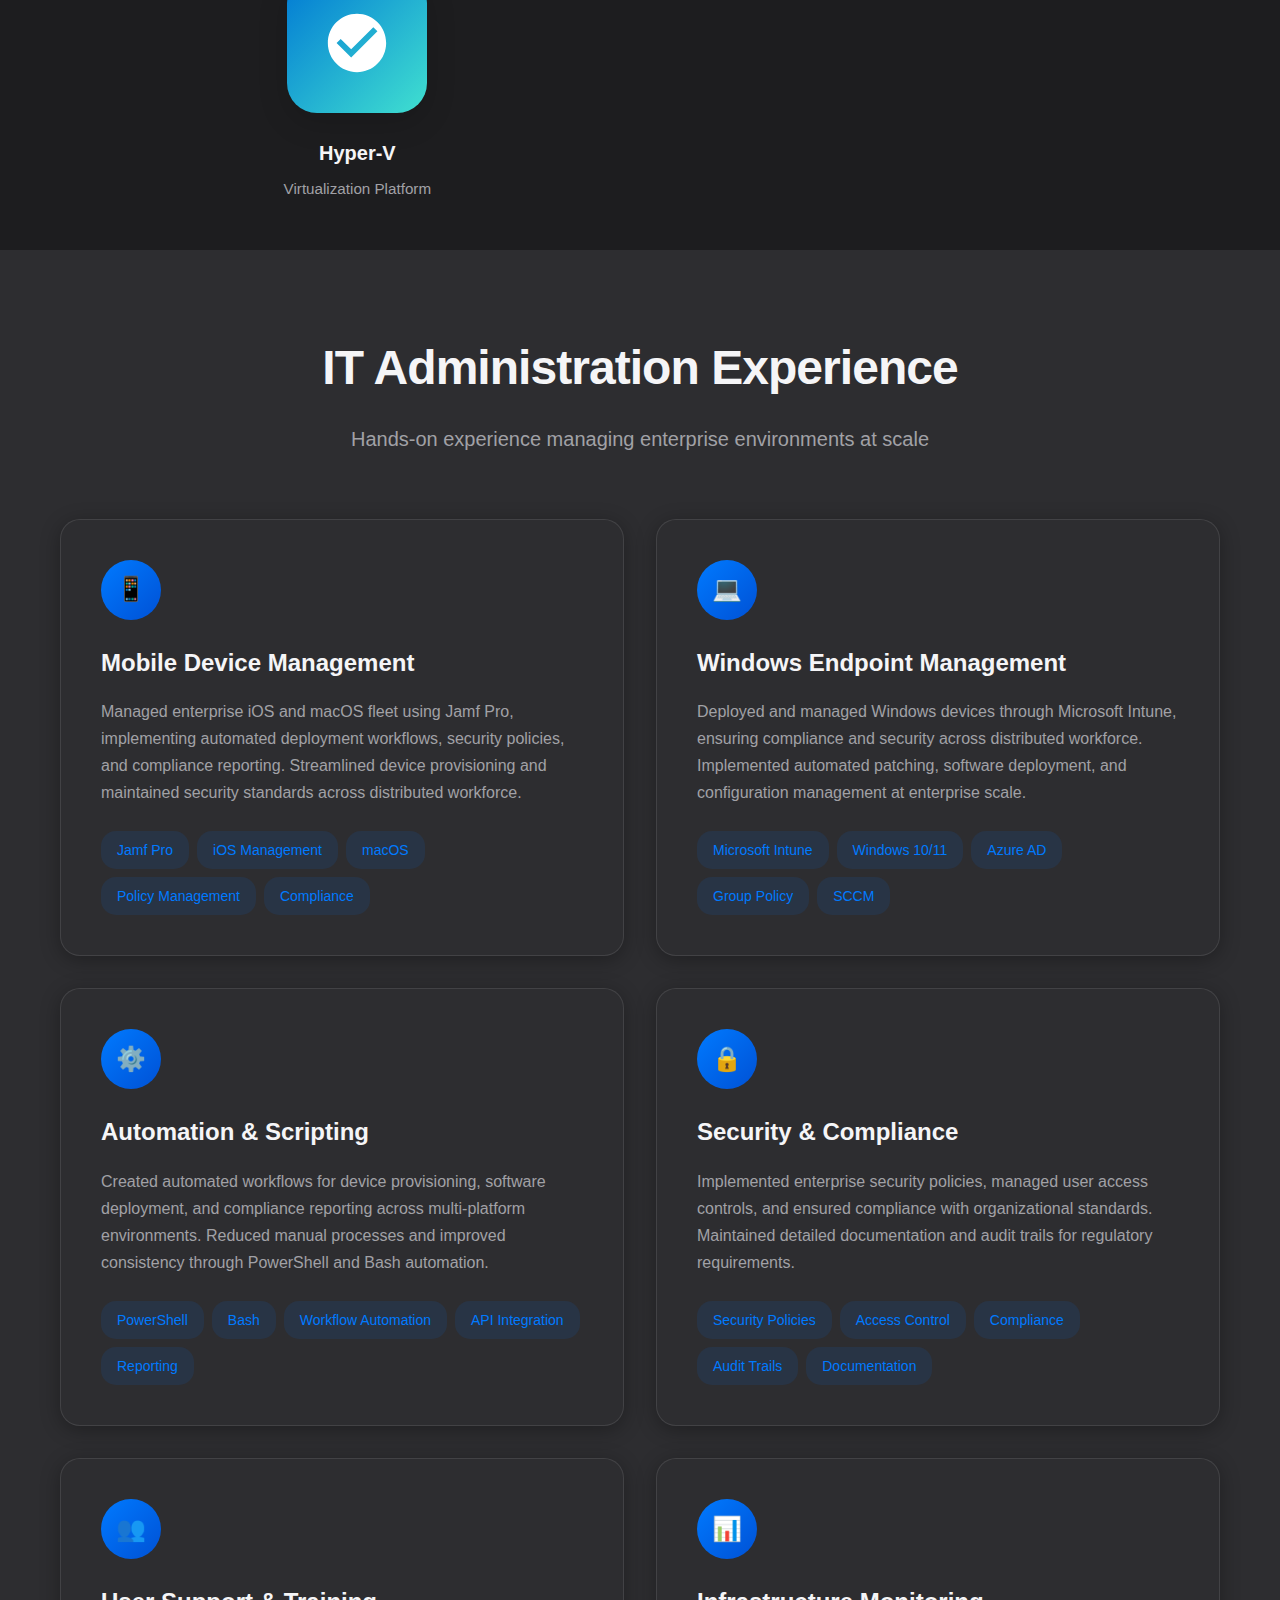
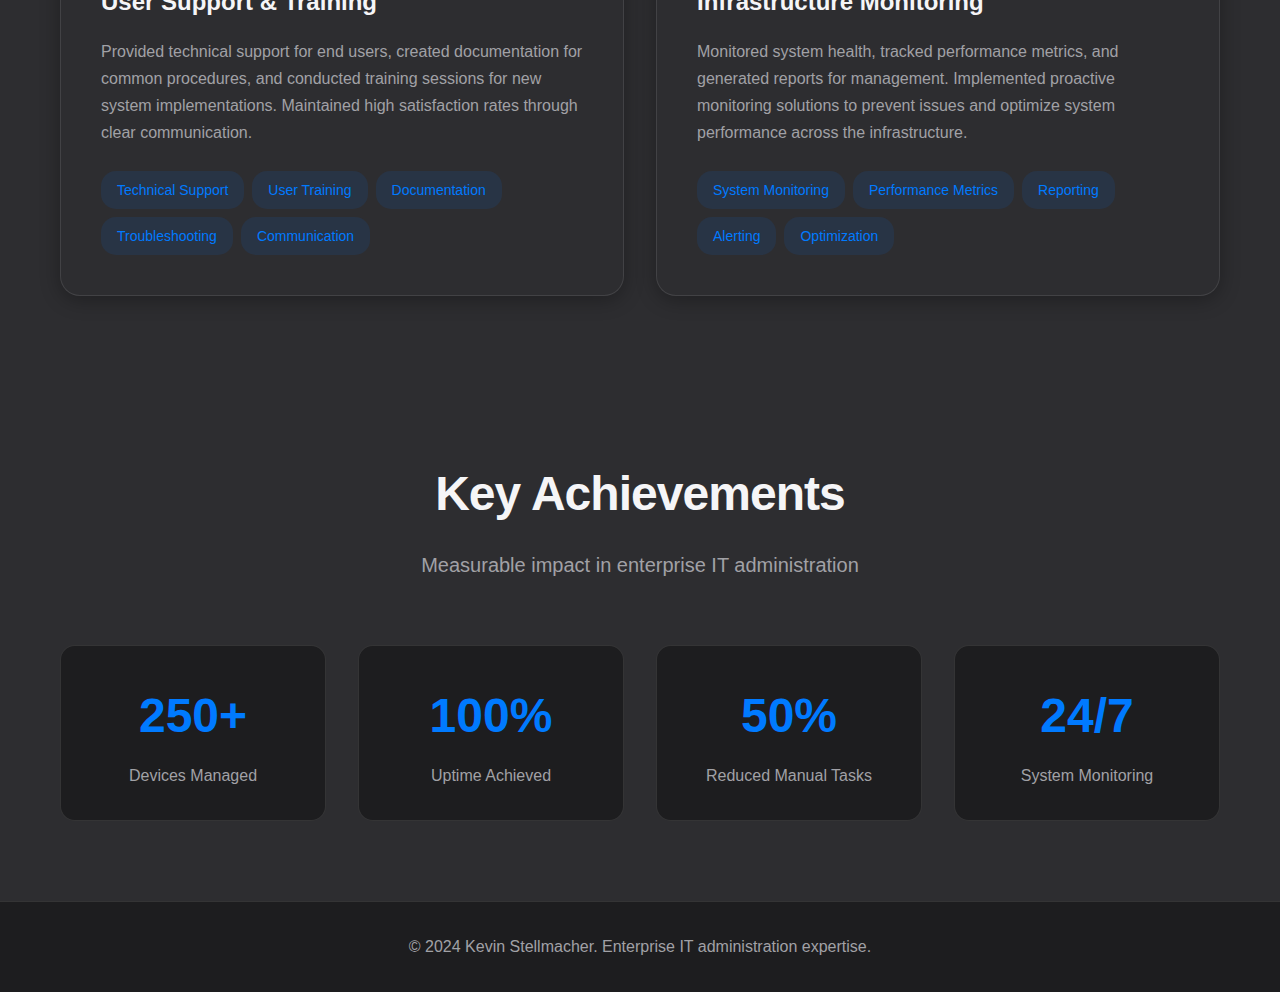
<file: it-admin.html>
<!DOCTYPE html>
<html lang="en">
<head>
    <meta charset="UTF-8">
    <meta name="viewport" content="width=device-width, initial-scale=1.0">
    <title>IT Administration - Kevin Stellmacher</title>
    <meta name="description" content="IT Administration expertise in mobile device management, enterprise systems, and automation">
    <meta name="keywords" content="IT Administration, MDM, Jamf Pro, Microsoft Intune, Device Management, Enterprise IT">
    
    <style>
        * {
            margin: 0;
            padding: 0;
            box-sizing: border-box;
        }

        body {
            font-family: -apple-system, BlinkMacSystemFont, 'SF Pro Display', 'Helvetica Neue', Arial, sans-serif;
            line-height: 1.6;
            color: #f5f5f7;
            background: #1d1d1f;
            overflow-x: hidden;
        }

        .container {
            max-width: 1200px;
            margin: 0 auto;
            padding: 0 20px;
        }

        /* Header */
        header {
            position: fixed;
            top: 0;
            width: 100%;
            background: rgba(29, 29, 31, 0.9);
            backdrop-filter: blur(20px);
            -webkit-backdrop-filter: blur(20px);
            z-index: 1000;
            border-bottom: 1px solid rgba(255, 255, 255, 0.1);
        }

        nav {
            display: flex;
            justify-content: space-between;
            align-items: center;
            padding: 1rem 2rem;
            max-width: 1200px;
            margin: 0 auto;
        }

        .logo {
            font-size: 1.5rem;
            font-weight: 600;
            color: #f5f5f7;
            text-decoration: none;
        }

        .nav-links {
            display: flex;
            list-style: none;
            gap: 2rem;
        }

        .nav-links a {
            color: #a1a1a6;
            text-decoration: none;
            font-weight: 400;
            transition: color 0.3s ease;
        }

        .nav-links a:hover {
            color: #007aff;
        }

        .nav-links a.active {
            color: #007aff;
        }

        /* Hero Section */
        .hero {
            min-height: 80vh;
            display: flex;
            align-items: center;
            justify-content: center;
            text-align: center;
            background: linear-gradient(135deg, #1d1d1f 0%, #2d2d30 100%);
            padding-top: 80px;
        }

        .hero-content {
            max-width: 800px;
        }

        .hero h1 {
            font-size: clamp(3rem, 6vw, 4.5rem);
            font-weight: 700;
            margin-bottom: 1.5rem;
            color: #f5f5f7;
            letter-spacing: -0.02em;
        }

        .hero p {
            font-size: 1.5rem;
            color: #a1a1a6;
            margin-bottom: 3rem;
            font-weight: 400;
        }

        .hero-badges {
            display: flex;
            justify-content: center;
            gap: 1rem;
            margin-bottom: 3rem;
            flex-wrap: wrap;
        }

        .badge {
            background: rgba(0, 122, 255, 0.1);
            color: #007aff;
            padding: 0.5rem 1rem;
            border-radius: 20px;
            font-size: 0.9rem;
            font-weight: 500;
        }

        /* Sections */
        section {
            padding: 5rem 0;
        }

        .section-title {
            text-align: center;
            font-size: 3rem;
            font-weight: 700;
            margin-bottom: 1rem;
            color: #f5f5f7;
            letter-spacing: -0.02em;
        }

        .section-subtitle {
            text-align: center;
            font-size: 1.25rem;
            color: #a1a1a6;
            margin-bottom: 4rem;
            max-width: 600px;
            margin-left: auto;
            margin-right: auto;
        }

        /* Tools Grid */
        .tools-grid {
            display: grid;
            grid-template-columns: repeat(auto-fit, minmax(200px, 1fr));
            gap: 3rem;
            max-width: 800px;
            margin: 0 auto;
            padding: 3rem 0;
        }

        .tool-card {
            text-align: center;
            transition: all 0.3s ease;
        }

        .tool-icon {
            width: 140px;
            height: 140px;
            border-radius: 30px;
            display: flex;
            align-items: center;
            justify-content: center;
            margin: 0 auto 1.5rem;
            transition: all 0.3s cubic-bezier(0.25, 0.46, 0.45, 0.94);
            box-shadow: 0 10px 30px rgba(0, 0, 0, 0.15);
            cursor: pointer;
            position: relative;
            overflow: hidden;
        }

        .tool-icon:hover {
            transform: translateY(-10px) scale(1.05);
            box-shadow: 0 20px 50px rgba(0, 0, 0, 0.25);
        }

        .jamf { background: linear-gradient(135deg, #4a90e2, #007aff); }
        .intune { background: linear-gradient(135deg, #0078d4, #40e0d0); }
        .ad { background: linear-gradient(135deg, #00bcf2, #0078d4); }
        .powershell { background: linear-gradient(135deg, #012456, #2e5bba); }
        .ms365 { background: linear-gradient(135deg, #d83b01, #ff8c00); }
        .watchguard { background: linear-gradient(135deg, #e74c3c, #c0392b); }
        .hyperv { background: linear-gradient(135deg, #0078d4, #40e0d0); }

        .tool-icon svg {
            width: 70px;
            height: 70px;
            fill: white;
        }

        .tool-name {
            font-size: 1.25rem;
            font-weight: 600;
            color: #f5f5f7;
            margin-bottom: 0.5rem;
        }

        .tool-description {
            color: #a1a1a6;
            font-size: 0.95rem;
        }

        /* Experience Cards */
        .experience-grid {
            display: grid;
            grid-template-columns: repeat(auto-fit, minmax(400px, 1fr));
            gap: 2rem;
        }

        .experience-card {
            background: #2d2d30;
            border-radius: 20px;
            padding: 2.5rem;
            box-shadow: 0 4px 20px rgba(0, 0, 0, 0.3);
            transition: all 0.3s ease;
            border: 1px solid rgba(255, 255, 255, 0.1);
        }

        .experience-card:hover {
            transform: translateY(-5px);
            box-shadow: 0 15px 40px rgba(0, 0, 0, 0.4);
            background: #3d3d40;
        }

        .experience-icon {
            width: 60px;
            height: 60px;
            background: linear-gradient(135deg, #007aff, #0051d5);
            border-radius: 50%;
            display: flex;
            align-items: center;
            justify-content: center;
            margin-bottom: 1.5rem;
            color: white;
            font-size: 1.5rem;
        }

        .experience-title {
            font-size: 1.5rem;
            font-weight: 600;
            color: #f5f5f7;
            margin-bottom: 1rem;
        }

        .experience-description {
            color: #a1a1a6;
            margin-bottom: 1.5rem;
            line-height: 1.7;
        }

        .experience-tech {
            display: flex;
            flex-wrap: wrap;
            gap: 0.5rem;
        }

        .tech-tag {
            background: rgba(0, 122, 255, 0.1);
            color: #007aff;
            padding: 0.5rem 1rem;
            border-radius: 15px;
            font-size: 0.875rem;
            font-weight: 500;
        }

        /* Achievements Section */
        .achievements {
            background: #2d2d30;
        }

        .achievements-grid {
            display: grid;
            grid-template-columns: repeat(auto-fit, minmax(250px, 1fr));
            gap: 2rem;
        }

        .achievement-item {
            text-align: center;
            padding: 2rem;
            border-radius: 15px;
            background: #1d1d1f;
            transition: all 0.3s ease;
            border: 1px solid rgba(255, 255, 255, 0.1);
        }

        .achievement-item:hover {
            background: #2d2d30;
            box-shadow: 0 10px 30px rgba(0, 0, 0, 0.4);
            transform: translateY(-5px);
        }

        .achievement-number {
            font-size: 3rem;
            font-weight: 700;
            color: #007aff;
            margin-bottom: 0.5rem;
        }

        .achievement-label {
            color: #a1a1a6;
            font-weight: 500;
        }

        /* Footer */
        footer {
            background: #1d1d1f;
            padding: 2rem 0;
            text-align: center;
            color: #a1a1a6;
            border-top: 1px solid rgba(255, 255, 255, 0.1);
        }

        /* Responsive */
        @media (max-width: 768px) {
            .nav-links {
                display: none;
            }

            .hero h1 {
                font-size: 2.5rem;
            }

            .tools-grid {
                grid-template-columns: repeat(auto-fit, minmax(150px, 1fr));
                gap: 2rem;
            }

            .tool-icon {
                width: 120px;
                height: 120px;
            }

            .tool-icon svg {
                width: 60px;
                height: 60px;
            }

            .experience-grid {
                grid-template-columns: 1fr;
            }
        }

        /* Animations */
        @keyframes fadeInUp {
            from {
                opacity: 0;
                transform: translateY(30px);
            }
            to {
                opacity: 1;
                transform: translateY(0);
            }
        }

        .fade-in {
            animation: fadeInUp 0.8s cubic-bezier(0.25, 0.46, 0.45, 0.94) forwards;
        }

        @keyframes iconFloat {
            0%, 100% { transform: translateY(0px); }
            50% { transform: translateY(-10px); }
        }

        .tool-icon {
            animation: iconFloat 6s ease-in-out infinite;
        }

        .tool-icon:nth-child(1) { animation-delay: 0s; }
        .tool-icon:nth-child(2) { animation-delay: 1.5s; }
        .tool-icon:nth-child(3) { animation-delay: 3s; }
        .tool-icon:nth-child(4) { animation-delay: 4.5s; }
    </style>
</head>
<body>
    <header>
        <nav>
            <a href="/" class="logo">Kevin Stellmacher</a>
            <ul class="nav-links">
                <li><a href="https://perseus985.github.io/about-me/">DevOps</a></li>
                <li><a href="https://perseus985.github.io/about-me/journey.html">Journey</a></li>
                <li><a href="https://perseus985.github.io/about-me/it-admin.html" class="active">IT Admin</a></li>
                <li><a href="https://perseus985.github.io/about-me/contact.html">Contact</a></li>
            </ul>
        </nav>
    </header>

    <main>
        <section class="hero">
            <div class="hero-content">
                <h1>IT Administrator</h1>
                <p>Enterprise device management and automation specialist</p>
                <div class="hero-badges">
                    <span class="badge">MDM Expert</span>
                    <span class="badge">Automation Focus</span>
                    <span class="badge">Enterprise Scale</span>
                    <span class="badge">Multi-Platform</span>
                </div>
            </div>
        </section>

        <section class="container">
            <h2 class="section-title">Core Technologies</h2>
            <p class="section-subtitle">Enterprise solutions for comprehensive device lifecycle management</p>
            
            <div class="tools-grid">
                <div class="tool-card">
                    <div class="tool-icon jamf">
                        <svg viewBox="0 0 24 24">
                            <path d="M12 2C6.48 2 2 6.48 2 12s4.48 10 10 10 10-4.48 10-10S17.52 2 12 2zm-2 15l-5-5 1.41-1.41L10 14.17l7.59-7.59L19 8l-9 9z"/>
                        </svg>
                    </div>
                    <div class="tool-name">Jamf Pro</div>
                    <div class="tool-description">iOS Device Management</div>
                </div>

                <div class="tool-card">
                    <div class="tool-icon intune">
                        <svg viewBox="0 0 24 24">
                            <path d="M12 2l3.09 6.26L22 9l-5.91.74L12 16l-4.09-6.26L2 9l6.91-.74L12 2z"/>
                        </svg>
                    </div>
                    <div class="tool-name">Microsoft Intune</div>
                    <div class="tool-description">Windows & Cross-Platform MDM</div>
                </div>

                <div class="tool-card">
                    <div class="tool-icon ad">
                        <svg viewBox="0 0 24 24">
                            <path d="M12 1L3 5v6c0 5.55 3.84 10.74 9 12 5.16-1.26 9-6.45 9-12V5l-9-4z"/>
                        </svg>
                    </div>
                    <div class="tool-name">Active Directory & Azure AD</div>
                    <div class="tool-description">Identity & Access Management</div>
                </div>

                <div class="tool-card">
                    <div class="tool-icon powershell">
                        <svg viewBox="0 0 24 24">
                            <path d="M12 0c-6.626 0-12 5.373-12 12 0 5.302 3.438 9.8 8.207 11.387.599.111.793-.261.793-.577v-2.234c-3.338.726-4.033-1.416-4.033-1.416-.546-1.387-1.333-1.756-1.333-1.756-1.089-.745.083-.729.083-.729 1.205.084 1.839 1.237 1.839 1.237 1.07 1.834 2.807 1.304 3.492.997.107-.775.418-1.305.762-1.604-2.665-.305-5.467-1.334-5.467-5.931 0-1.311.469-2.381 1.236-3.221-.124-.303-.535-1.524.117-3.176 0 0 1.008-.322 3.301 1.23.957-.266 1.983-.399 3.003-.404 1.02.005 2.047.138 3.006.404 2.291-1.552 3.297-1.23 3.297-1.30.653 1.653.242 2.874.118 3.176.77.84 1.235 1.911 1.235 3.221 0 4.609-2.807 5.624-5.479 5.921.43.372.823 1.102.823 2.222v3.293c0 .319.192.694.801.576 4.765-1.589 8.199-6.086 8.199-11.386 0-6.627-5.373-12-12-12z"/>
                        </svg>
                    </div>
                    <div class="tool-name">PowerShell</div>
                    <div class="tool-description">Automation & Scripting</div>
                </div>

                <div class="tool-card">
                    <div class="tool-icon ms365">
                        <svg viewBox="0 0 24 24">
                            <path d="M12 2l3.09 6.26L22 9l-5.91.74L12 16l-4.09-6.26L2 9l6.91-.74L12 2z"/>
                        </svg>
                    </div>
                    <div class="tool-name">MS365</div>
                    <div class="tool-description">Office 365 Administration</div>
                </div>

                <div class="tool-card">
                    <div class="tool-icon watchguard">
                        <svg viewBox="0 0 24 24">
                            <path d="M12 1L3 5v6c0 5.55 3.84 10.74 9 12 5.16-1.26 9-6.45 9-12V5l-9-4z"/>
                        </svg>
                    </div>
                    <div class="tool-name">WatchGuard</div>
                    <div class="tool-description">Network Security</div>
                </div>

                <div class="tool-card">
                    <div class="tool-icon hyperv">
                        <svg viewBox="0 0 24 24">
                            <path d="M12 2C6.48 2 2 6.48 2 12s4.48 10 10 10 10-4.48 10-10S17.52 2 12 2zm-2 15l-5-5 1.41-1.41L10 14.17l7.59-7.59L19 8l-9 9z"/>
                        </svg>
                    </div>
                    <div class="tool-name">Hyper-V</div>
                    <div class="tool-description">Virtualization Platform</div>
                </div>
            </div>
        </section>

        <section style="background: #2d2d30;">
            <div class="container">
                <h2 class="section-title">IT Administration Experience</h2>
                <p class="section-subtitle">Hands-on experience managing enterprise environments at scale</p>
                
                <div class="experience-grid">
                    <div class="experience-card">
                        <div class="experience-icon">📱</div>
                        <h3 class="experience-title">Mobile Device Management</h3>
                        <p class="experience-description">
                            Managed enterprise iOS and macOS fleet using Jamf Pro, implementing automated deployment workflows, security policies, and compliance reporting. Streamlined device provisioning and maintained security standards across distributed workforce.
                        </p>
                        <div class="experience-tech">
                            <span class="tech-tag">Jamf Pro</span>
                            <span class="tech-tag">iOS Management</span>
                            <span class="tech-tag">macOS</span>
                            <span class="tech-tag">Policy Management</span>
                            <span class="tech-tag">Compliance</span>
                        </div>
                    </div>

                    <div class="experience-card">
                        <div class="experience-icon">💻</div>
                        <h3 class="experience-title">Windows Endpoint Management</h3>
                        <p class="experience-description">
                            Deployed and managed Windows devices through Microsoft Intune, ensuring compliance and security across distributed workforce. Implemented automated patching, software deployment, and configuration management at enterprise scale.
                        </p>
                        <div class="experience-tech">
                            <span class="tech-tag">Microsoft Intune</span>
                            <span class="tech-tag">Windows 10/11</span>
                            <span class="tech-tag">Azure AD</span>
                            <span class="tech-tag">Group Policy</span>
                            <span class="tech-tag">SCCM</span>
                        </div>
                    </div>

                    <div class="experience-card">
                        <div class="experience-icon">⚙️</div>
                        <h3 class="experience-title">Automation & Scripting</h3>
                        <p class="experience-description">
                            Created automated workflows for device provisioning, software deployment, and compliance reporting across multi-platform environments. Reduced manual processes and improved consistency through PowerShell and Bash automation.
                        </p>
                        <div class="experience-tech">
                            <span class="tech-tag">PowerShell</span>
                            <span class="tech-tag">Bash</span>
                            <span class="tech-tag">Workflow Automation</span>
                            <span class="tech-tag">API Integration</span>
                            <span class="tech-tag">Reporting</span>
                        </div>
                    </div>

                    <div class="experience-card">
                        <div class="experience-icon">🔒</div>
                        <h3 class="experience-title">Security & Compliance</h3>
                        <p class="experience-description">
                            Implemented enterprise security policies, managed user access controls, and ensured compliance with organizational standards. Maintained detailed documentation and audit trails for regulatory requirements.
                        </p>
                        <div class="experience-tech">
                            <span class="tech-tag">Security Policies</span>
                            <span class="tech-tag">Access Control</span>
                            <span class="tech-tag">Compliance</span>
                            <span class="tech-tag">Audit Trails</span>
                            <span class="tech-tag">Documentation</span>
                        </div>
                    </div>

                    <div class="experience-card">
                        <div class="experience-icon">👥</div>
                        <h3 class="experience-title">User Support & Training</h3>
                        <p class="experience-description">
                            Provided technical support for end users, created documentation for common procedures, and conducted training sessions for new system implementations. Maintained high satisfaction rates through clear communication.
                        </p>
                        <div class="experience-tech">
                            <span class="tech-tag">Technical Support</span>
                            <span class="tech-tag">User Training</span>
                            <span class="tech-tag">Documentation</span>
                            <span class="tech-tag">Troubleshooting</span>
                            <span class="tech-tag">Communication</span>
                        </div>
                    </div>

                    <div class="experience-card">
                        <div class="experience-icon">📊</div>
                        <h3 class="experience-title">Infrastructure Monitoring</h3>
                        <p class="experience-description">
                            Monitored system health, tracked performance metrics, and generated reports for management. Implemented proactive monitoring solutions to prevent issues and optimize system performance across the infrastructure.
                        </p>
                        <div class="experience-tech">
                            <span class="tech-tag">System Monitoring</span>
                            <span class="tech-tag">Performance Metrics</span>
                            <span class="tech-tag">Reporting</span>
                            <span class="tech-tag">Alerting</span>
                            <span class="tech-tag">Optimization</span>
                        </div>
                    </div>
                </div>
            </div>
        </section>

        <section class="achievements">
            <div class="container">
                <h2 class="section-title">Key Achievements</h2>
                <p class="section-subtitle">Measurable impact in enterprise IT administration</p>
                
                <div class="achievements-grid">
                    <div class="achievement-item">
                        <div class="achievement-number">250+</div>
                        <div class="achievement-label">Devices Managed</div>
                    </div>

                    <div class="achievement-item">
                        <div class="achievement-number">100%</div>
                        <div class="achievement-label">Uptime Achieved</div>
                    </div>

                    <div class="achievement-item">
                        <div class="achievement-number">50%</div>
                        <div class="achievement-label">Reduced Manual Tasks</div>
                    </div>

                    <div class="achievement-item">
                        <div class="achievement-number">24/7</div>
                        <div class="achievement-label">System Monitoring</div>
                    </div>
                </div>
            </div>
        </section>
    </main>

    <footer>
        <div class="container">
            <p>&copy; 2024 Kevin Stellmacher. Enterprise IT administration expertise.</p>
        </div>
    </footer>

    <script>
        // Intersection Observer for animations
        const observerOptions = {
            threshold: 0.1,
            rootMargin: '0px 0px -50px 0px'
        };

        const observer = new IntersectionObserver(function(entries) {
            entries.forEach(entry => {
                if (entry.isIntersecting) {
                    entry.target.classList.add('fade-in');
                }
            });
        }, observerOptions);

        // Observe elements for animations
        document.querySelectorAll('.experience-card, .achievement-item').forEach(el => {
            observer.observe(el);
        });

        // Add hover effects to tool icons
        document.querySelectorAll('.tool-icon').forEach(icon => {
            icon.addEventListener('mouseenter', function() {
                this.style.animationPlayState = 'paused';
            });
            
            icon.addEventListener('mouseleave', function() {
                this.style.animationPlayState = 'running';
            });
        });
    </script>
</body>
</html>
</file>
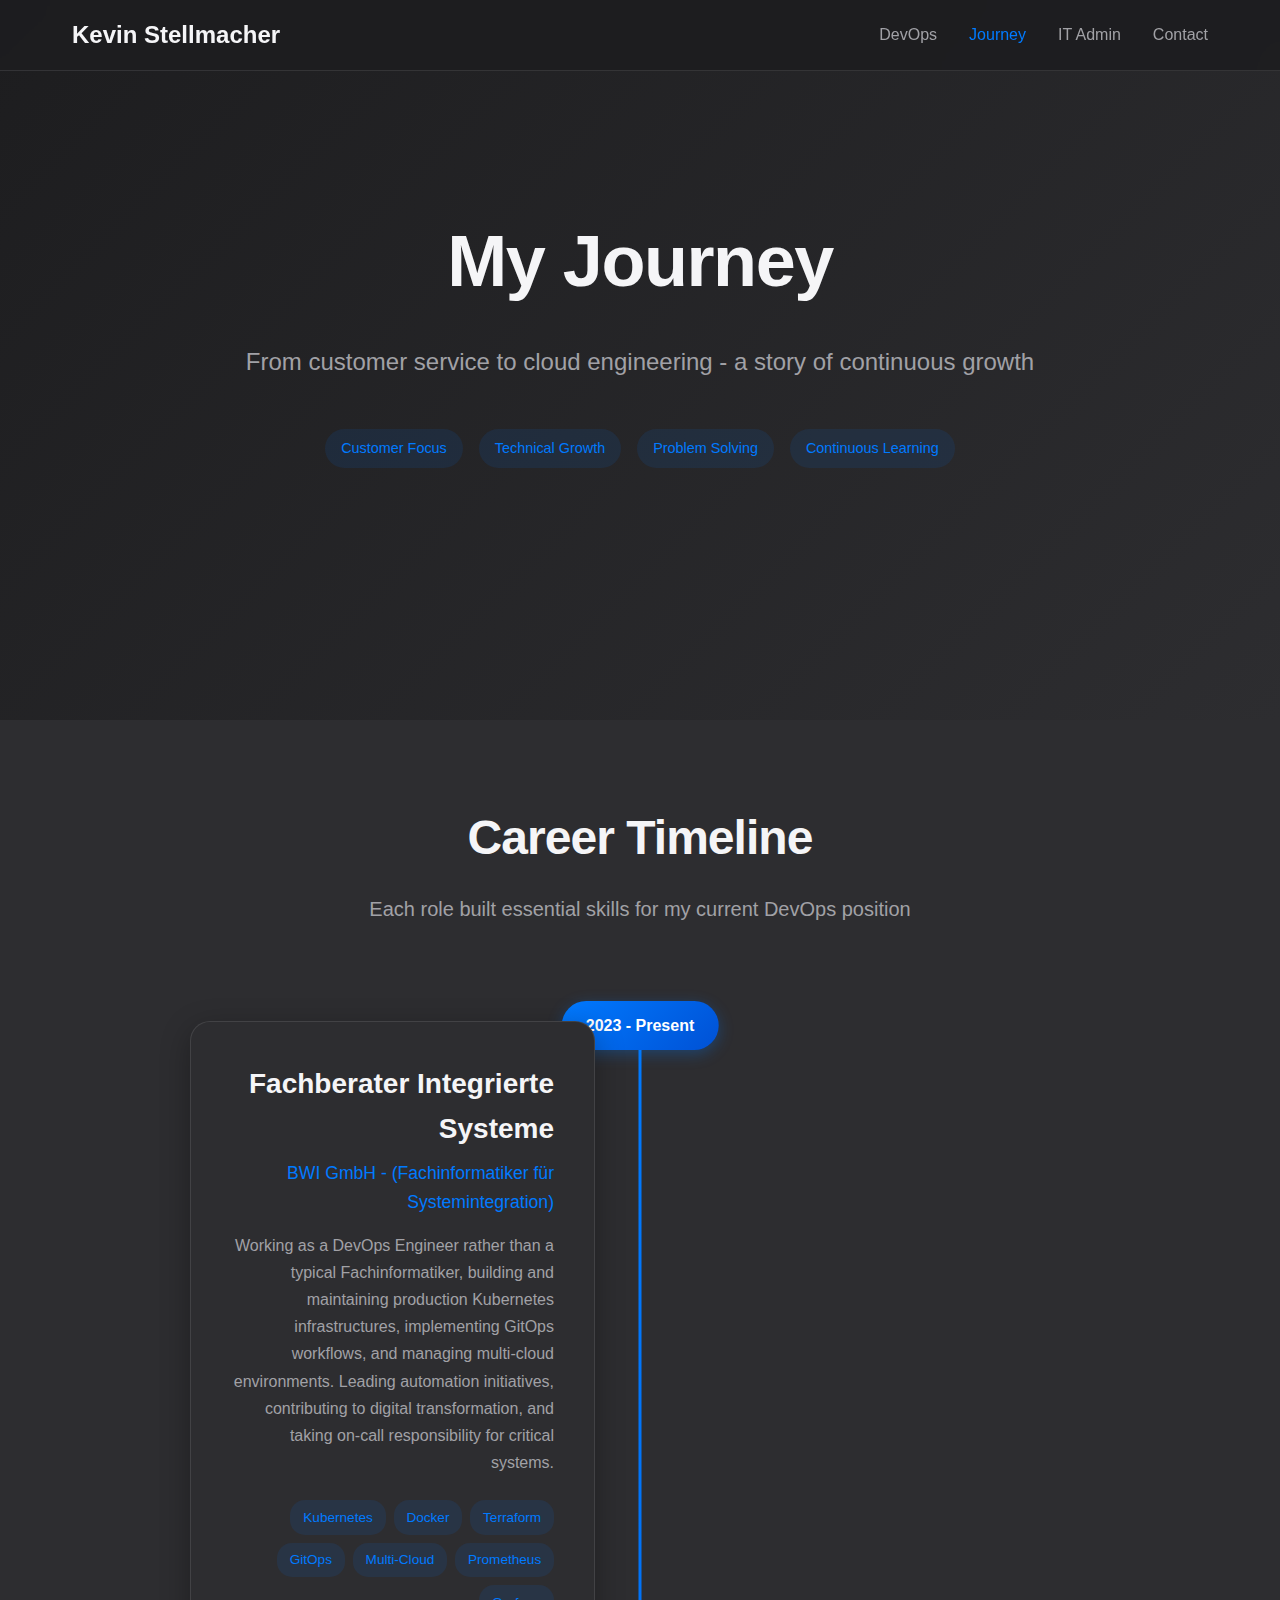
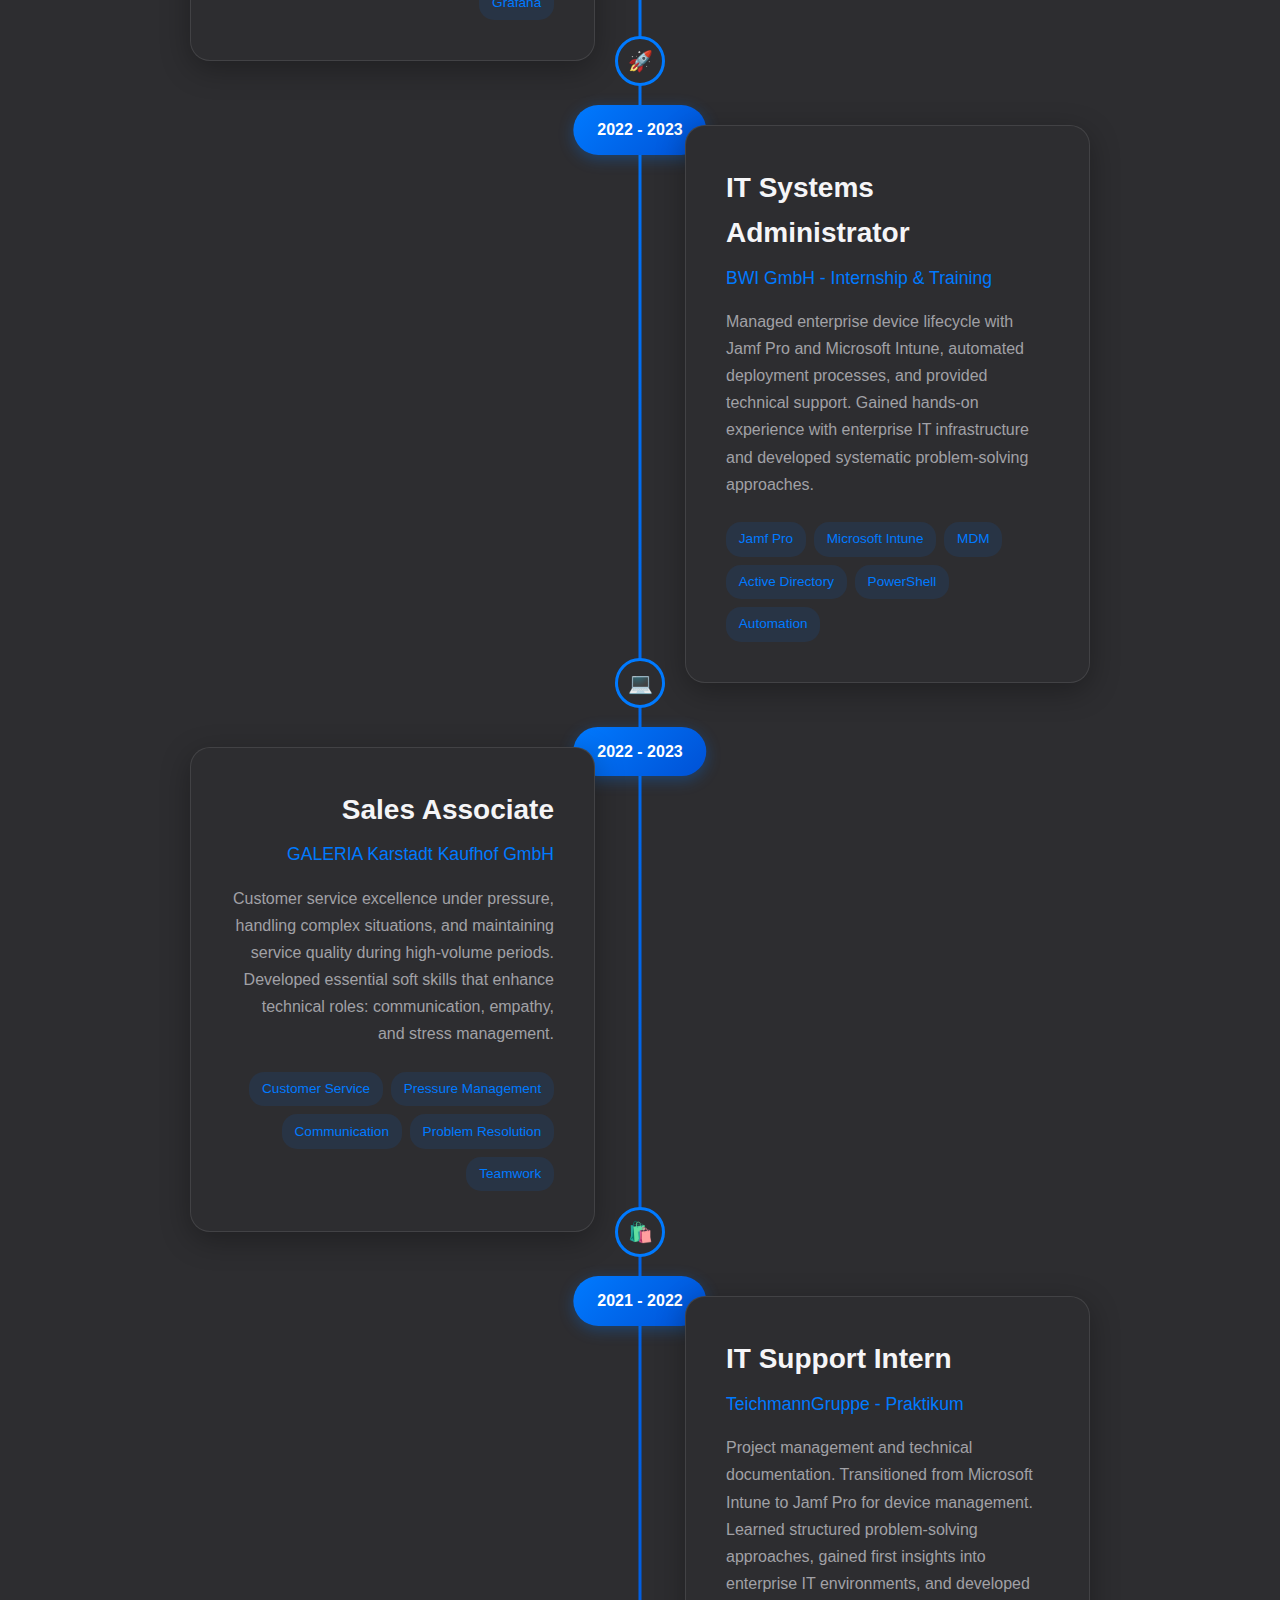
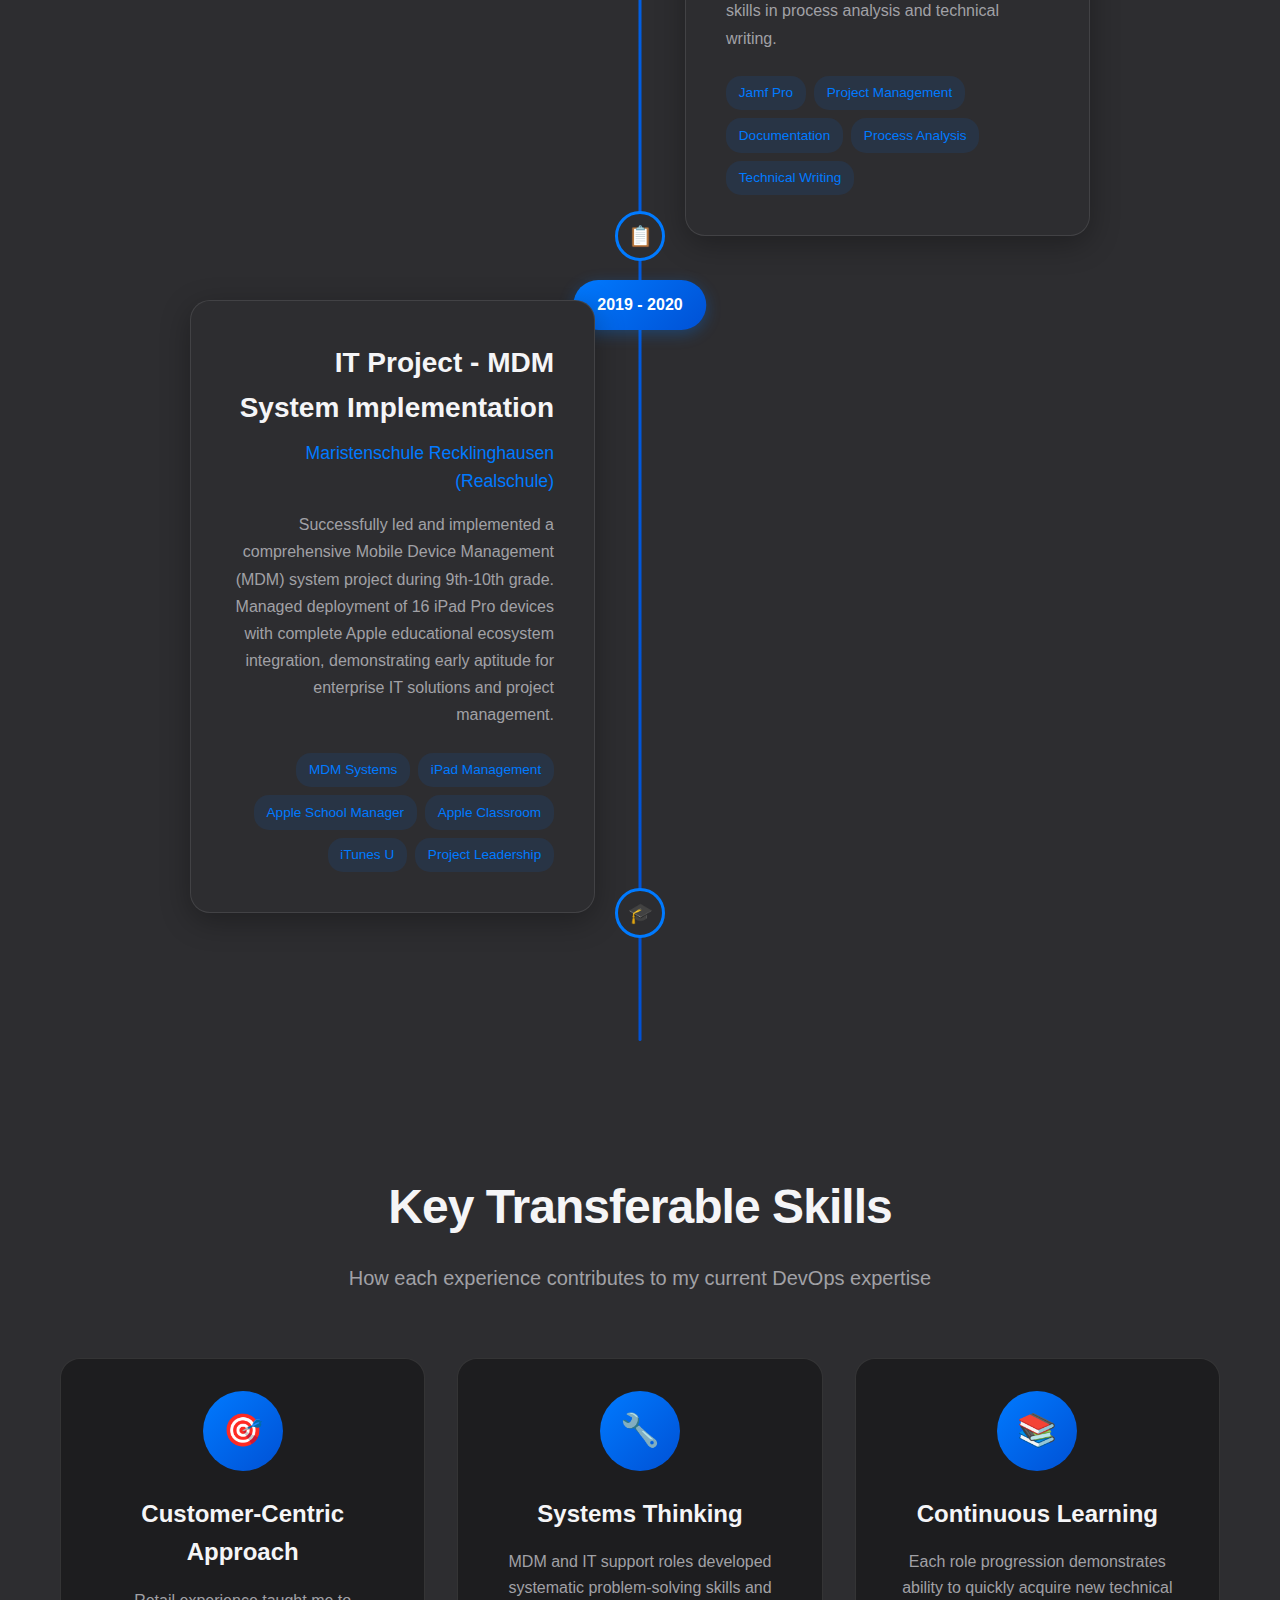
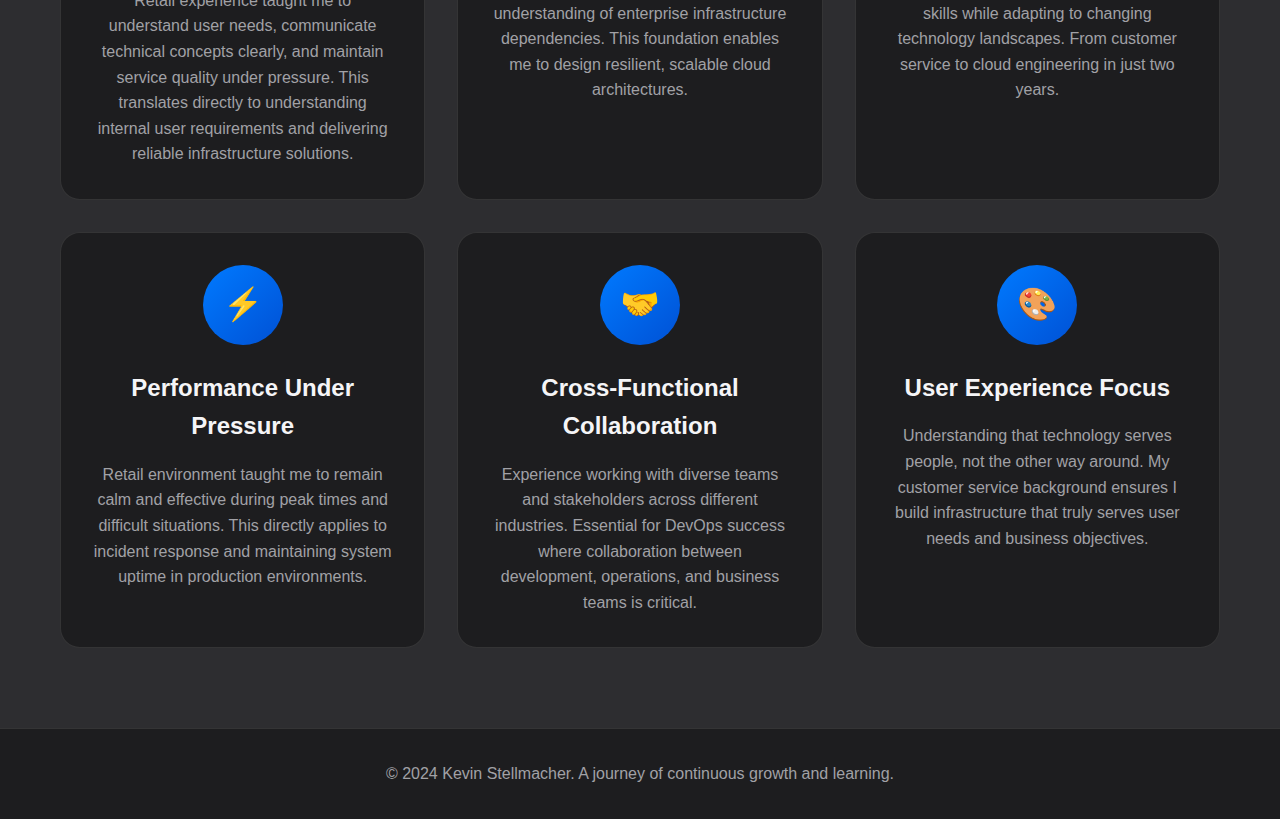
<file: journey.html>
<!DOCTYPE html>
<html lang="en">
<head>
    <meta charset="UTF-8">
    <meta name="viewport" content="width=device-width, initial-scale=1.0">
    <title>Career Journey - Kevin Stellmacher</title>
    <meta name="description" content="Career progression from customer service to DevOps engineering - a story of continuous growth and learning">
    <meta name="keywords" content="Career, DevOps, IT Administration, Customer Service, Professional Growth">
    
    <style>
        * {
            margin: 0;
            padding: 0;
            box-sizing: border-box;
        }

        body {
            font-family: -apple-system, BlinkMacSystemFont, 'SF Pro Display', 'Helvetica Neue', Arial, sans-serif;
            line-height: 1.6;
            color: #f5f5f7;
            background: #1d1d1f;
            overflow-x: hidden;
        }

        .container {
            max-width: 1200px;
            margin: 0 auto;
            padding: 0 20px;
        }

        /* Header */
        header {
            position: fixed;
            top: 0;
            width: 100%;
            background: rgba(29, 29, 31, 0.9);
            backdrop-filter: blur(20px);
            -webkit-backdrop-filter: blur(20px);
            z-index: 1000;
            border-bottom: 1px solid rgba(255, 255, 255, 0.1);
        }

        nav {
            display: flex;
            justify-content: space-between;
            align-items: center;
            padding: 1rem 2rem;
            max-width: 1200px;
            margin: 0 auto;
        }

        .logo {
            font-size: 1.5rem;
            font-weight: 600;
            color: #f5f5f7;
            text-decoration: none;
        }

        .nav-links {
            display: flex;
            list-style: none;
            gap: 2rem;
        }

        .nav-links a {
            color: #a1a1a6;
            text-decoration: none;
            font-weight: 400;
            transition: color 0.3s ease;
        }

        .nav-links a:hover {
            color: #007aff;
        }

        .nav-links a.active {
            color: #007aff;
        }

        /* Hero Section */
        .hero {
            min-height: 80vh;
            display: flex;
            align-items: center;
            justify-content: center;
            text-align: center;
            background: linear-gradient(135deg, #1d1d1f 0%, #2d2d30 100%);
            padding-top: 80px;
        }

        .hero-content {
            max-width: 800px;
        }

        .hero h1 {
            font-size: clamp(3rem, 6vw, 4.5rem);
            font-weight: 700;
            margin-bottom: 1.5rem;
            color: #f5f5f7;
            letter-spacing: -0.02em;
        }

        .hero p {
            font-size: 1.5rem;
            color: #a1a1a6;
            margin-bottom: 3rem;
            font-weight: 400;
        }

        .hero-badges {
            display: flex;
            justify-content: center;
            gap: 1rem;
            margin-bottom: 3rem;
            flex-wrap: wrap;
        }

        .badge {
            background: rgba(0, 122, 255, 0.1);
            color: #007aff;
            padding: 0.5rem 1rem;
            border-radius: 20px;
            font-size: 0.9rem;
            font-weight: 500;
        }

        /* Sections */
        section {
            padding: 5rem 0;
        }

        .section-title {
            text-align: center;
            font-size: 3rem;
            font-weight: 700;
            margin-bottom: 1rem;
            color: #f5f5f7;
            letter-spacing: -0.02em;
        }

        .section-subtitle {
            text-align: center;
            font-size: 1.25rem;
            color: #a1a1a6;
            margin-bottom: 4rem;
            max-width: 600px;
            margin-left: auto;
            margin-right: auto;
        }

        /* Timeline */
        .timeline {
            max-width: 900px;
            margin: 0 auto;
            position: relative;
            padding: 2rem 0;
        }

        .timeline::before {
            content: '';
            position: absolute;
            left: 50%;
            transform: translateX(-50%);
            width: 3px;
            height: 100%;
            background: linear-gradient(180deg, #007aff, #0051d5);
            border-radius: 2px;
        }

        .timeline-item {
            margin-bottom: 4rem;
            position: relative;
        }

        .timeline-item:nth-child(odd) .timeline-content {
            margin-right: 55%;
            text-align: right;
        }

        .timeline-item:nth-child(even) .timeline-content {
            margin-left: 55%;
            text-align: left;
        }

        .timeline-content {
            background: #2d2d30;
            padding: 2.5rem;
            border-radius: 20px;
            box-shadow: 0 8px 30px rgba(0, 0, 0, 0.3);
            position: relative;
            transition: all 0.3s ease;
            border: 1px solid rgba(255, 255, 255, 0.1);
        }

        .timeline-content:hover {
            transform: translateY(-5px);
            box-shadow: 0 15px 40px rgba(0, 0, 0, 0.4);
            background: #3d3d40;
        }

        .timeline-date {
            position: absolute;
            left: 50%;
            transform: translateX(-50%);
            background: linear-gradient(135deg, #007aff, #0051d5);
            color: white;
            padding: 0.75rem 1.5rem;
            border-radius: 25px;
            font-weight: 600;
            white-space: nowrap;
            top: -20px;
            box-shadow: 0 4px 15px rgba(0, 122, 255, 0.3);
        }

        .timeline-icon {
            position: absolute;
            left: 50%;
            transform: translateX(-50%);
            width: 50px;
            height: 50px;
            background: #2d2d30;
            border: 3px solid #007aff;
            border-radius: 50%;
            display: flex;
            align-items: center;
            justify-content: center;
            bottom: -25px;
            font-size: 20px;
        }

        .timeline-title {
            font-size: 1.75rem;
            font-weight: 600;
            color: #f5f5f7;
            margin-bottom: 0.5rem;
        }

        .timeline-company {
            color: #007aff;
            font-weight: 500;
            font-size: 1.1rem;
            margin-bottom: 1rem;
        }

        .timeline-description {
            color: #a1a1a6;
            margin-bottom: 1.5rem;
            line-height: 1.7;
        }

        .timeline-skills {
            display: flex;
            flex-wrap: wrap;
            gap: 0.5rem;
        }

        .timeline-item:nth-child(odd) .timeline-skills {
            justify-content: flex-end;
        }

        .timeline-item:nth-child(even) .timeline-skills {
            justify-content: flex-start;
        }

        .skill-pill {
            background: rgba(0, 122, 255, 0.1);
            color: #007aff;
            padding: 0.4rem 0.8rem;
            border-radius: 15px;
            font-size: 0.85rem;
            font-weight: 500;
        }

        /* Key Skills Section */
        .key-skills {
            background: #2d2d30;
        }

        .skills-grid {
            display: grid;
            grid-template-columns: repeat(auto-fit, minmax(350px, 1fr));
            gap: 2rem;
        }

        .skill-card {
            background: #1d1d1f;
            border-radius: 20px;
            padding: 2rem;
            text-align: center;
            transition: all 0.3s ease;
            border: 1px solid rgba(255, 255, 255, 0.1);
        }

        .skill-card:hover {
            transform: translateY(-5px);
            background: #2d2d30;
            box-shadow: 0 15px 40px rgba(0, 0, 0, 0.4);
        }

        .skill-icon {
            width: 80px;
            height: 80px;
            background: linear-gradient(135deg, #007aff, #0051d5);
            border-radius: 50%;
            display: flex;
            align-items: center;
            justify-content: center;
            margin: 0 auto 1.5rem;
            font-size: 2rem;
            color: white;
        }

        .skill-title {
            font-size: 1.5rem;
            font-weight: 600;
            color: #f5f5f7;
            margin-bottom: 1rem;
        }

        .skill-description {
            color: #a1a1a6;
            line-height: 1.6;
        }

        /* Footer */
        footer {
            background: #1d1d1f;
            padding: 2rem 0;
            text-align: center;
            color: #a1a1a6;
            border-top: 1px solid rgba(255, 255, 255, 0.1);
        }

        /* Responsive */
        @media (max-width: 768px) {
            .nav-links {
                display: none;
            }

            .timeline::before {
                left: 30px;
            }

            .timeline-item:nth-child(odd) .timeline-content,
            .timeline-item:nth-child(even) .timeline-content {
                margin-left: 80px;
                margin-right: 0;
                text-align: left;
            }

            .timeline-date {
                left: 30px;
                transform: none;
            }

            .timeline-icon {
                left: 30px;
                transform: none;
            }

            .timeline-skills {
                justify-content: flex-start !important;
            }
        }

        /* Animations */
        @keyframes fadeInUp {
            from {
                opacity: 0;
                transform: translateY(30px);
            }
            to {
                opacity: 1;
                transform: translateY(0);
            }
        }

        .fade-in {
            animation: fadeInUp 0.8s cubic-bezier(0.25, 0.46, 0.45, 0.94) forwards;
        }
    </style>
</head>
<body>
    <header>
        <nav>
            <a href="/" class="logo">Kevin Stellmacher</a>
            <ul class="nav-links">
                <li><a href="https://perseus985.github.io/about-me/">DevOps</a></li>
                <li><a href="https://perseus985.github.io/about-me/journey.html" class="active">Journey</a></li>
                <li><a href="https://perseus985.github.io/about-me/it-admin.html">IT Admin</a></li>
                <li><a href="https://perseus985.github.io/about-me/contact.html">Contact</a></li>
            </ul>
        </nav>
    </header>

    <main>
        <section class="hero">
            <div class="hero-content">
                <h1>My Journey</h1>
                <p>From customer service to cloud engineering - a story of continuous growth</p>
                <div class="hero-badges">
                    <span class="badge">Customer Focus</span>
                    <span class="badge">Technical Growth</span>
                    <span class="badge">Problem Solving</span>
                    <span class="badge">Continuous Learning</span>
                </div>
            </div>
        </section>

        <section style="background: #2d2d30;">
            <div class="container">
                <h2 class="section-title">Career Timeline</h2>
                <p class="section-subtitle">Each role built essential skills for my current DevOps position</p>
                
                <div class="timeline">
                    <div class="timeline-item">
                        <div class="timeline-date">2023 - Present</div>
                        <div class="timeline-content">
                            <h3 class="timeline-title">Fachberater Integrierte Systeme</h3>
                            <div class="timeline-company">BWI GmbH - (Fachinformatiker für Systemintegration)</div>
                            <p class="timeline-description">
                                Working as a DevOps Engineer rather than a typical Fachinformatiker, building and maintaining production Kubernetes infrastructures, implementing GitOps workflows, and managing multi-cloud environments. Leading automation initiatives, contributing to digital transformation, and taking on-call responsibility for critical systems.
                            </p>
                            <div class="timeline-skills">
                                <span class="skill-pill">Kubernetes</span>
                                <span class="skill-pill">Docker</span>
                                <span class="skill-pill">Terraform</span>
                                <span class="skill-pill">GitOps</span>
                                <span class="skill-pill">Multi-Cloud</span>
                                <span class="skill-pill">Prometheus</span>
                                <span class="skill-pill">Grafana</span>
                            </div>
                        </div>
                        <div class="timeline-icon">🚀</div>
                    </div>

                    <div class="timeline-item">
                        <div class="timeline-date">2022 - 2023</div>
                        <div class="timeline-content">
                            <h3 class="timeline-title">IT Systems Administrator</h3>
                            <div class="timeline-company">BWI GmbH - Internship & Training</div>
                            <p class="timeline-description">
                                Managed enterprise device lifecycle with Jamf Pro and Microsoft Intune, automated deployment processes, and provided technical support. Gained hands-on experience with enterprise IT infrastructure and developed systematic problem-solving approaches.
                            </p>
                            <div class="timeline-skills">
                                <span class="skill-pill">Jamf Pro</span>
                                <span class="skill-pill">Microsoft Intune</span>
                                <span class="skill-pill">MDM</span>
                                <span class="skill-pill">Active Directory</span>
                                <span class="skill-pill">PowerShell</span>
                                <span class="skill-pill">Automation</span>
                            </div>
                        </div>
                        <div class="timeline-icon">💻</div>
                    </div>

                    <div class="timeline-item">
                        <div class="timeline-date">2022 - 2023</div>
                        <div class="timeline-content">
                            <h3 class="timeline-title">Sales Associate</h3>
                            <div class="timeline-company">GALERIA Karstadt Kaufhof GmbH</div>
                            <p class="timeline-description">
                                Customer service excellence under pressure, handling complex situations, and maintaining service quality during high-volume periods. Developed essential soft skills that enhance technical roles: communication, empathy, and stress management.
                            </p>
                            <div class="timeline-skills">
                                <span class="skill-pill">Customer Service</span>
                                <span class="skill-pill">Pressure Management</span>
                                <span class="skill-pill">Communication</span>
                                <span class="skill-pill">Problem Resolution</span>
                                <span class="skill-pill">Teamwork</span>
                            </div>
                        </div>
                        <div class="timeline-icon">🛍️</div>
                    </div>

                    <div class="timeline-item">
                        <div class="timeline-date">2021 - 2022</div>
                        <div class="timeline-content">
                            <h3 class="timeline-title">IT Support Intern</h3>
                            <div class="timeline-company">TeichmannGruppe - Praktikum</div>
                            <p class="timeline-description">
                                Project management and technical documentation. Transitioned from Microsoft Intune to Jamf Pro for device management. Learned structured problem-solving approaches, gained first insights into enterprise IT environments, and developed skills in process analysis and technical writing.
                            </p>
                            <div class="timeline-skills">
                                <span class="skill-pill">Jamf Pro</span>
                                <span class="skill-pill">Project Management</span>
                                <span class="skill-pill">Documentation</span>
                                <span class="skill-pill">Process Analysis</span>
                                <span class="skill-pill">Technical Writing</span>
                            </div>
                        </div>
                        <div class="timeline-icon">📋</div>
                    </div>

                    <div class="timeline-item">
                        <div class="timeline-date">2019 - 2020</div>
                        <div class="timeline-content">
                            <h3 class="timeline-title">IT Project - MDM System Implementation</h3>
                            <div class="timeline-company">Maristenschule Recklinghausen (Realschule)</div>
                            <p class="timeline-description">
                                Successfully led and implemented a comprehensive Mobile Device Management (MDM) system project during 9th-10th grade. Managed deployment of 16 iPad Pro devices with complete Apple educational ecosystem integration, demonstrating early aptitude for enterprise IT solutions and project management.
                            </p>
                            <div class="timeline-skills">
                                <span class="skill-pill">MDM Systems</span>
                                <span class="skill-pill">iPad Management</span>
                                <span class="skill-pill">Apple School Manager</span>
                                <span class="skill-pill">Apple Classroom</span>
                                <span class="skill-pill">iTunes U</span>
                                <span class="skill-pill">Project Leadership</span>
                            </div>
                        </div>
                        <div class="timeline-icon">🎓</div>
                    </div>
                </div>
            </div>
        </section>

        <section class="key-skills">
            <div class="container">
                <h2 class="section-title">Key Transferable Skills</h2>
                <p class="section-subtitle">How each experience contributes to my current DevOps expertise</p>
                
                <div class="skills-grid">
                    <div class="skill-card">
                        <div class="skill-icon">🎯</div>
                        <h3 class="skill-title">Customer-Centric Approach</h3>
                        <p class="skill-description">
                            Retail experience taught me to understand user needs, communicate technical concepts clearly, and maintain service quality under pressure. This translates directly to understanding internal user requirements and delivering reliable infrastructure solutions.
                        </p>
                    </div>

                    <div class="skill-card">
                        <div class="skill-icon">🔧</div>
                        <h3 class="skill-title">Systems Thinking</h3>
                        <p class="skill-description">
                            MDM and IT support roles developed systematic problem-solving skills and understanding of enterprise infrastructure dependencies. This foundation enables me to design resilient, scalable cloud architectures.
                        </p>
                    </div>

                    <div class="skill-card">
                        <div class="skill-icon">📚</div>
                        <h3 class="skill-title">Continuous Learning</h3>
                        <p class="skill-description">
                            Each role progression demonstrates ability to quickly acquire new technical skills while adapting to changing technology landscapes. From customer service to cloud engineering in just two years.
                        </p>
                    </div>

                    <div class="skill-card">
                        <div class="skill-icon">⚡</div>
                        <h3 class="skill-title">Performance Under Pressure</h3>
                        <p class="skill-description">
                            Retail environment taught me to remain calm and effective during peak times and difficult situations. This directly applies to incident response and maintaining system uptime in production environments.
                        </p>
                    </div>

                    <div class="skill-card">
                        <div class="skill-icon">🤝</div>
                        <h3 class="skill-title">Cross-Functional Collaboration</h3>
                        <p class="skill-description">
                            Experience working with diverse teams and stakeholders across different industries. Essential for DevOps success where collaboration between development, operations, and business teams is critical.
                        </p>
                    </div>

                    <div class="skill-card">
                        <div class="skill-icon">🎨</div>
                        <h3 class="skill-title">User Experience Focus</h3>
                        <p class="skill-description">
                            Understanding that technology serves people, not the other way around. My customer service background ensures I build infrastructure that truly serves user needs and business objectives.
                        </p>
                    </div>
                </div>
            </div>
        </section>
    </main>

    <footer>
        <div class="container">
            <p>&copy; 2024 Kevin Stellmacher. A journey of continuous growth and learning.</p>
        </div>
    </footer>

    <script>
        // Intersection Observer for animations
        const observerOptions = {
            threshold: 0.1,
            rootMargin: '0px 0px -50px 0px'
        };

        const observer = new IntersectionObserver(function(entries) {
            entries.forEach(entry => {
                if (entry.isIntersecting) {
                    entry.target.classList.add('fade-in');
                }
            });
        }, observerOptions);

        // Observe elements for animations
        document.querySelectorAll('.timeline-item, .skill-card').forEach(el => {
            observer.observe(el);
        });
    </script>
</body>
</html>
</file>
